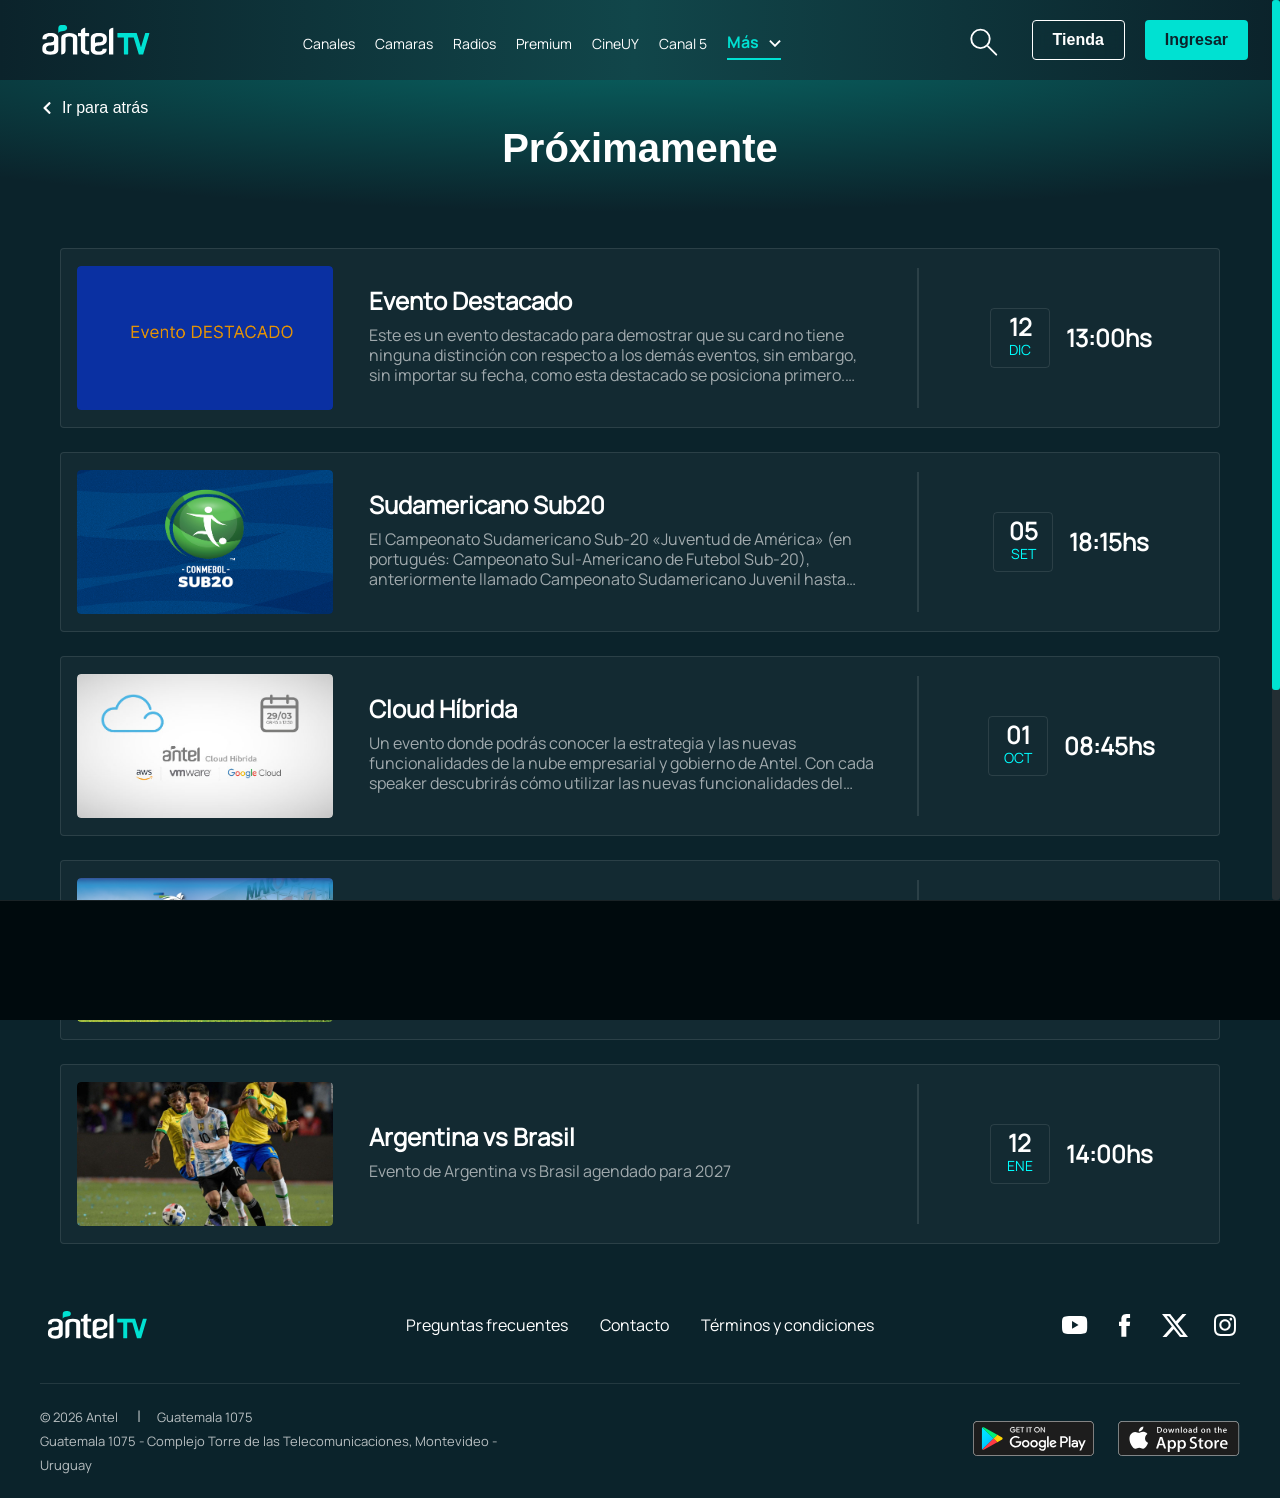
<file: index.html>
<!DOCTYPE html>
<html lang="es">
<head>
<meta charset="utf-8">
<meta name="viewport" content="width=device-width">
<title>VeraTV - Próximamente</title>
<link rel="stylesheet" href="_next/static/css/17299aaf54854c43.css" id="css-global">
<link rel="stylesheet" href="_next/static/css/bfee94bdc91992a6.css" id="css-page">
<script>
/* Modos de la pagina:
     index.html         como esta en prep
     index.html?roto    sin NINGUN @media de ancho: nada se adapta
     index.html?fix     con el arreglo propuesto            */
(function () {
  var q = new URLSearchParams(location.search);
  if (q.has('roto')) {
    document.write('<link rel="stylesheet" href="roto.css">');
    document.getElementById('css-global').href =
      '_next/static/css/17299aaf54854c43.sin-responsive.css';
    document.getElementById('css-page').href =
      '_next/static/css/bfee94bdc91992a6.sin-responsive.css';
  }
  if (q.has('fix')) {
    document.write('<link rel="stylesheet" href="fix.css">');
  }
})();
</script>
</head>
<body>
<div id="__next"><div class="app-layout"><header class="
    header
    header--sticky
    
  " role="heading" aria-level="1"><div class="header__container container"><div class="header__item"><div class="logo "><a title="Antel TV" href="https://veratv-prep.svapan.antel.com.uy/"><img src="img/logo3.svg" alt="Antel TV" width="128" height="52" style="display: block;"></a></div></div><div class="header__item header__item--center"><nav class="nav"><ul class="nav__container"><li class="nav__item"><a href="https://veratv-prep.svapan.antel.com.uy/canales">Canales</a></li><li class="nav__item"><a href="https://veratv-prep.svapan.antel.com.uy/camaras">Camaras</a></li><li class="nav__item"><a href="https://veratv-prep.svapan.antel.com.uy/radios">Radios</a></li><li class="nav__item"><a href="https://veratv-prep.svapan.antel.com.uy/suscripciones/Premium">Premium</a></li><li class="nav__item"><a href="https://veratv-prep.svapan.antel.com.uy/suscripciones/cineuy">CineUY</a></li><li class="nav__item"><a href="https://veratv-prep.svapan.antel.com.uy/evento_especial/canal_5">Canal 5</a></li><li class="nav__item nav__item--active"><span>Más<i class="i i--down"></i></span><div class="nav-menu"><div class="nav-menu__container"><div class="nav-menu__item nav-menu__item--active"><a href="https://veratv-prep.svapan.antel.com.uy/proximamente">Próximamente</a></div></div></div></li></ul></nav></div><div class="header__item"><div class="flex flex--center-y"><div class="search"><div title="Buscar (Ctrl+F)" class="search__trigger search__trigger--desktop" data-testid="displaySearchField" tabindex="0" style="pointer-events: auto; opacity: 1;"><div style="width: 36px; height: 36px;"><svg xmlns="http://www.w3.org/2000/svg" xmlns:xlink="http://www.w3.org/1999/xlink" viewBox="0 0 48 48" width="48" height="48" preserveAspectRatio="xMidYMid meet" style="width: 100%; height: 100%; transform: translate3d(0px, 0px, 0px); content-visibility: visible;"><defs><clippath id="__lottie_element_2"><rect width="48" height="48" x="0" y="0"></rect></clippath></defs><g clip-path="url(#__lottie_element_2)"><g style="display: none;"><g><path stroke-linecap="round" stroke-linejoin="round" fill-opacity="0"></path></g></g><g transform="matrix(1,0,0,1,3.4920005798339844,3.993999481201172)" opacity="1" style="display: block;"><g opacity="1" transform="matrix(1,0,0,1,34.55400085449219,34.553001403808594)"><path fill="rgb(255,255,255)" fill-opacity="0" d=" M-6,-6 C-6,-6 5,5 5,5"></path><path stroke-linecap="round" stroke-linejoin="round" fill-opacity="0" stroke="rgb(255,255,255)" stroke-opacity="1" stroke-width="2.5" d=" M-6,-6 C-6,-6 5,5 5,5"></path></g><g opacity="1" transform="matrix(1,0,0,1,18.496000289916992,18.496000289916992)"><path fill="rgb(255,255,255)" fill-opacity="0" d=" M-8.692999839782715,8.692999839782715 C-13.494999885559082,3.8910000324249268 -13.494999885559082,-3.8929998874664307 -8.692999839782715,-8.694999694824219 C-3.8910000324249268,-13.496000289916992 3.8929998874664307,-13.496000289916992 8.694999694824219,-8.694999694824219 C13.496000289916992,-3.8929998874664307 13.496000289916992,3.8910000324249268 8.694999694824219,8.692999839782715 C3.8929998874664307,13.494999885559082 -3.8910000324249268,13.494999885559082 -8.692999839782715,8.692999839782715z"></path><path stroke-linecap="round" stroke-linejoin="round" fill-opacity="0" stroke="rgb(255,255,255)" stroke-opacity="1" stroke-width="2.5" d=" M-8.692999839782715,8.692999839782715 C-13.494999885559082,3.8910000324249268 -13.494999885559082,-3.8929998874664307 -8.692999839782715,-8.694999694824219 C-3.8910000324249268,-13.496000289916992 3.8929998874664307,-13.496000289916992 8.694999694824219,-8.694999694824219 C13.496000289916992,-3.8929998874664307 13.496000289916992,3.8910000324249268 8.694999694824219,8.692999839782715 C3.8929998874664307,13.494999885559082 -3.8910000324249268,13.494999885559082 -8.692999839782715,8.692999839782715z"></path></g></g><g style="display: none;"><g><path stroke-linecap="round" stroke-linejoin="round" fill-opacity="0"></path></g></g></g></svg></div></div><div title="Buscar (Ctrl+F)" class="search__trigger search__trigger--mobile" data-testid="displaySearchFieldMobile" tabindex="0" style="pointer-events: auto; opacity: 1;"><i class="i i--search"></i></div></div><ul class="flex flex--center-y header__nav-end"><li class="nav-end__item"><a href="https://tienda-test.sva.antel.com.uy/" target="_blank" rel="noreferrer"><button type="button" class="buttons_buttons__MzCEa buttons_tienda__ccKBt">Tienda</button></a></li></ul><div class="user"><button type="button" class="buttons_buttons__MzCEa buttons_masInfo__UmTUI">Ingresar</button></div></div></div></div></header><div class="lenis-scrollbar_track__R4P_d"><div class="lenis-scrollbar_thumb__Y3f44" style="height: 690.447px; transform: translateY(0px);"></div></div><main class="app-layout__content"><div class="page-header_fixedBar__d0bAl" style="opacity: 0;"></div><div class="page-header_backButton__9Q8f5"><svg stroke="currentColor" fill="currentColor" stroke-width="0" viewBox="0 0 320 512" height="1em" width="1em" xmlns="http://www.w3.org/2000/svg"><path d="M34.52 239.03L228.87 44.69c9.37-9.37 24.57-9.37 33.94 0l22.67 22.67c9.36 9.36 9.37 24.52.04 33.9L131.49 256l154.02 154.75c9.34 9.38 9.32 24.54-.04 33.9l-22.67 22.67c-9.37 9.37-24.57 9.37-33.94 0L34.52 272.97c-9.37-9.37-9.37-24.57 0-33.94z"></path></svg> Ir para atrás</div><h4 class="page-header_heroTitle__YpSQV" style="top: 120px; font-size: 40px; left: 50%; transform: translateX(-50%);">Próximamente</h4><div class="page-header_contentHero__TvTA_" style="padding-top: 24px; padding-bottom: 24px;"><div class="page-header_titleSection__Mx0KF"><div style="height: 56px;"></div></div><div class="page-header_metadataHero__j2ogm" style="pointer-events: auto; opacity: 1; max-height: 420px; transform: none;"></div></div><div style="margin-top: 16px;"><div class="main__content" style="width: 100%; min-height: calc(-80px + 50vh); display: flex; justify-content: center; align-items: start;"><div class="container"><div class="list-next-on"><a href="https://veratv-prep.svapan.antel.com.uy/content/2ssss2s5"><div class="proximamente_card__Tl2Fw"><div class="proximamente_imageContainer__0w0DO"><img src="img/cdn/569NeHJYzmLOM0WkioBzhnxTvrwHiNjyMEO4wp3e.png" alt="Evento Destacado"></div><div class="proximamente_metadataContainer__N08wQ"><h4>Evento Destacado</h4><p>Este es un evento destacado para demostrar que su card no tiene ninguna distinción con respecto a los demás eventos, sin embargo, sin importar su fecha, como esta destacado se posiciona primero. generando confusión al usuario</p></div><span class="proximamente_separador__AYpjr"></span><div class="proximamente_dateContainer__FHB5x"><div class="date-component_card__aiXXT"><div class="date-component_calendarContainer__c6yh5"><h4>12</h4><h5>Dic</h5></div><p>13:00hs</p></div></div></div></a><a href="https://veratv-prep.svapan.antel.com.uy/content/2ssss2s2"><div class="proximamente_card__Tl2Fw"><div class="proximamente_imageContainer__0w0DO"><img src="img/cdn/vZfMIvhmnMtuMulEIh4xMaWRqb9uNypwmXa6uxQh.png" alt="Sudamericano Sub20"></div><div class="proximamente_metadataContainer__N08wQ"><h4>Sudamericano Sub20</h4><p>El Campeonato Sudamericano Sub-20 «Juventud de América» (en portugués: Campeonato Sul-Americano de Futebol Sub-20), anteriormente llamado Campeonato Sudamericano Juvenil hasta 1977, es un torneo internacional de Fútbol organizado por la Conmebol, para selecciones nacionales sudamericanas masculinas con jugadores de hasta 20 años.

Todos los encuentros son jugados en la nación anfitriona, y los diez seleccionados nacionales Sub-20 de la Conmebol participan en cada edición (a menos que alguna asociación se retire). Los equipos son separados en dos grupos de cinco donde juegan todos contra todos una sola vez, es decir, cada selección juega cuatro encuentros.</p></div><span class="proximamente_separador__AYpjr"></span><div class="proximamente_dateContainer__FHB5x"><div class="date-component_card__aiXXT"><div class="date-component_calendarContainer__c6yh5"><h4>05</h4><h5>Set</h5></div><p>18:15hs</p></div></div></div></a><a href="https://veratv-prep.svapan.antel.com.uy/content/2ssss2sb"><div class="proximamente_card__Tl2Fw"><div class="proximamente_imageContainer__0w0DO"><img src="img/cdn/6M87aU5hzUno53TagbJakZCGySIfA82T8NQAQLAP.jpeg" alt="Cloud Híbrida"></div><div class="proximamente_metadataContainer__N08wQ"><h4>Cloud Híbrida</h4><p>Un evento donde podrás conocer la estrategia y las nuevas funcionalidades de la nube empresarial y gobierno de Antel.

Con cada speaker descubrirás cómo utilizar las nuevas funcionalidades del producto para crear mejores despliegues, más rápidos y más inteligentes. Además de aprender a aumentar los ingresos y reducir costes.

Escucha directamente a referentes de la industria: descubre actualidades de la nube con autoridades de AGESIC, ANTEL, CUTI, VMWare y HG. Cómo los clientes públicos y privados se pueden beneficiar de los nuevos lanzamientos para resolver complejos desafíos empresariales y obtener nuevos y mejores resultados estratégicos

Espacios Hands-on - Aprende en los laboratorios de la nube de Antel sobre AWS y Google: contaremos con un espacio de laboratorios dinámicos, para que puedas explorar los últimos avances tecnológicos y las mejores técnicas. Dirigido por los protagonistas del sector de la transformación digital.</p></div><span class="proximamente_separador__AYpjr"></span><div class="proximamente_dateContainer__FHB5x"><div class="date-component_card__aiXXT"><div class="date-component_calendarContainer__c6yh5"><h4>01</h4><h5>Oct</h5></div><p>08:45hs</p></div></div></div></a><a href="https://veratv-prep.svapan.antel.com.uy/content/2ssss2s3"><div class="proximamente_card__Tl2Fw"><div class="proximamente_imageContainer__0w0DO"><img src="img/cdn/ENKR6mje3KjTIHKH9qWQhaJ9Sik8MUu7pyyD9eOO.jpeg" alt="Gran Premio Ramirez 2026"></div><div class="proximamente_metadataContainer__N08wQ"><h4>Gran Premio Ramirez 2026</h4><p>Gran Premio José Pedro Ramírez es la competencia hípica más importante de Uruguay y uno de los eventos de turf más antiguos y prestigiosos de Sudamérica.</p></div><span class="proximamente_separador__AYpjr"></span><div class="proximamente_dateContainer__FHB5x"><div class="date-component_card__aiXXT"><div class="date-component_calendarContainer__c6yh5"><h4>20</h4><h5>Dic</h5></div><p>19:00hs</p></div></div></div></a><a href="https://veratv-prep.svapan.antel.com.uy/content/2ssss2s4"><div class="proximamente_card__Tl2Fw"><div class="proximamente_imageContainer__0w0DO"><img src="img/cdn/T3JPuXkPD3nmqbhf9c9195ThlPMjtwGDFJK4r3bg.jpeg" alt="Argentina vs Brasil"></div><div class="proximamente_metadataContainer__N08wQ"><h4>Argentina vs Brasil</h4><p>Evento de Argentina vs Brasil agendado para 2027</p></div><span class="proximamente_separador__AYpjr"></span><div class="proximamente_dateContainer__FHB5x"><div class="date-component_card__aiXXT"><div class="date-component_calendarContainer__c6yh5"><h4>12</h4><h5>Ene</h5></div><p>14:00hs</p></div></div></div></a></div></div></div></div></main><footer class="footer_footer__ZpXgS"><div class="footer_div1__kZJXI"><div class="logo "><a title="Antel TV" href="https://veratv-prep.svapan.antel.com.uy/"><img src="img/logo3.svg" alt="Antel TV" width="115" height="48" style="display: block;"></a></div></div><div class="footer_div2__ej753"><div class="footer_footerLink__EGgl4"><a title="Ayuda" class="footer_footerLink__EGgl4" href="https://veratv-prep.svapan.antel.com.uy/ayuda">Preguntas frecuentes</a><a href="https://tienda.sva.antel.com.uy/contacto" title="Contact" class="footer_footerLink__EGgl4">Contacto</a><a title="Términos y condiciones" class="footer_footerLink__EGgl4" href="https://veratv-prep.svapan.antel.com.uy/tyc">Términos y condiciones</a></div></div><div class="footer_div4__q7wUU social"><div data-testid="social-item" class="social__item"><a href="https://www.youtube.com/user/Anteldetodos" class="i i--yt">youtube</a></div><div data-testid="social-item" class="social__item"><a href="https://www.facebook.com/people/Antel-TV/61579787345776/" class="i i--fb">facebook</a></div><div data-testid="social-item" class="social__item"><a href="https://x.com/antel_tv" class="i i--tw">twitter</a></div><div data-testid="social-item" class="social__item"><a href="https://www.instagram.com/anteltv" class="i i--ig">instagram</a></div></div><div class="footer_divider__hcYy1"></div><div class="footer_div5__m96sN"><div><p>© 2026 Antel <span class="footer_pipe__3KZ14">|</span>Guatemala 1075 </p><p>Guatemala 1075 - Complejo Torre de las Telecomunicaciones, Montevideo - Uruguay</p></div></div><div class="footer_div6__MqKi4"><a href="https://play.google.com/store/search?q=antel+tv&amp;c=apps&amp;hl=es" target="_blank" rel="noopener noreferrer"><img alt="Disponible en Google Play" loading="lazy" width="121" height="35" decoding="async" data-nimg="1" class="footer_link__R7rX3" src="_next/static/media/play.2ba39b3a.svg" style="color: transparent;"></a><a href="https://apps.apple.com/us/app/antel-tv/id914038576" target="_blank" rel="noopener noreferrer"><img alt="Descargar en App Store" loading="lazy" width="122" height="35" decoding="async" data-nimg="1" class="footer_link__R7rX3" src="_next/static/media/iphone.7e8adcfa.svg" style="color: transparent;"></a></div></footer></div><div class="radios-player_radioContent__yw_es "><div id="radio-player-container" style="position: fixed; width: 1px; height: 1px; overflow: hidden; opacity: 0; pointer-events: none; left: -9999px; top: -9999px;" class="bitmovinplayer-container aspect-16x9"><div class="bitmovinplayer-poster"></div></div></div></div>
</body>
</html>
</file>
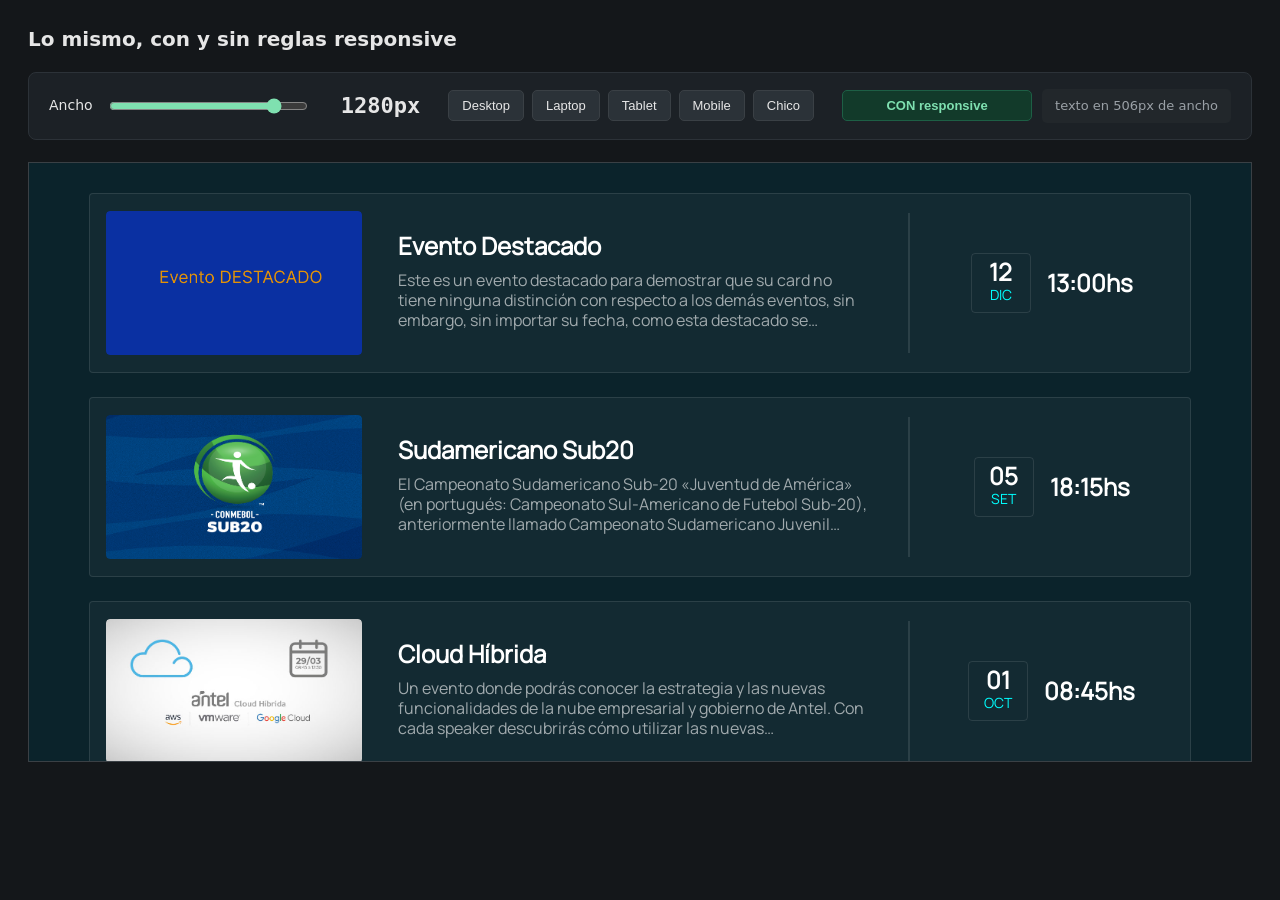
<file: demo.html>
<!DOCTYPE html>
<html lang="es"><head><meta charset="utf-8">
<title>Por qué diseñar responsive</title>
<style>
  * { box-sizing: border-box; }
  body { margin:0; padding:24px 28px; background:#14171a; color:#e6e6e6;
         font:14px/1.5 system-ui,-apple-system,"Segoe UI",sans-serif; }
  h1 { font-size:20px; margin:0 0 18px; }
  .panel { display:flex; gap:28px; align-items:center; flex-wrap:wrap;
           background:#1c2126; border:1px solid #2c3238; border-radius:8px;
           padding:16px 20px; margin-bottom:22px; }
  .ancho { display:flex; align-items:center; gap:14px; flex:1; min-width:340px; }
  input[type=range] { flex:1; accent-color:#7fe0b0; }
  .valor { font:700 22px/1 ui-monospace,SFMono-Regular,Menlo,monospace;
           min-width:96px; text-align:right; }
  .presets { display:flex; gap:8px; }
  .presets button, .modo button {
    background:#2b3238; color:#e6e6e6; border:1px solid #3a4045;
    border-radius:5px; padding:7px 13px; cursor:pointer; font-size:13px; }
  .presets button:hover, .modo button:hover { background:#39424a; }
  .modo { display:flex; gap:10px; align-items:center; }
  #toggle { font-weight:700; min-width:190px; }
  #toggle.con { background:#123a2a; border-color:#1d5f45; color:#7fe0b0; }
  #toggle.sin { background:#4a1f22; border-color:#7a3339; color:#ffb4b4; }
  .escenario { background:#22272b; border-radius:5px; padding:7px 13px;
               font-size:13px; color:#9aa0a6; }
  .marco { display:flex; justify-content:center; }
  iframe { border:1px solid #3a4045; background:#000; display:block;
           height:600px; }
</style></head>
<body>
<h1>Lo mismo, con y sin reglas responsive</h1>

<div class="panel">
  <div class="ancho">
    <span>Ancho</span>
    <input type="range" id="slider" min="320" max="1440" step="1" value="1280">
    <span class="valor" id="valor">1280px</span>
  </div>
  <div class="presets">
    <button data-w="1440">Desktop</button>
    <button data-w="1024">Laptop</button>
    <button data-w="768">Tablet</button>
    <button data-w="414">Mobile</button>
    <button data-w="320">Chico</button>
  </div>
  <div class="modo">
    <button id="toggle" class="con">CON responsive</button>
    <span class="escenario" id="escenario"></span>
  </div>
</div>

<div class="marco"><iframe id="vista" src="index.html" width="1280"></iframe></div>

<script>
const slider = document.getElementById('slider');
const valor  = document.getElementById('valor');
const toggle = document.getElementById('toggle');
const esc    = document.getElementById('escenario');
const vista  = document.getElementById('vista');
let sinResponsive = false;

/* Los iframes muestran solo las cards: header y hero se ocultan desde acá,
   sin tocar index.html. */
const LIMPIAR = `
  header, [class*="page-header_"], [class*="lenis-scrollbar"] { display:none !important; }
  [class*="app-layout__content"], main, body { padding-top:0 !important; margin-top:0 !important; }
  [class*="main__content"] { padding-top:14px !important; }
`;

function limpiar() {
  try {
    const cd = vista.contentDocument;
    const s = cd.createElement('style');
    s.textContent = LIMPIAR;
    cd.head.appendChild(s);
  } catch (e) {}
}
vista.addEventListener('load', () => setTimeout(limpiar, 250));

function medir() {
  try {
    const cd = vista.contentDocument;
    const meta = cd.querySelector('[class*="metadataContainer"]');
    const card = cd.querySelector('[class*="proximamente_card"]');
    if (!meta || !card) return;
    const px = Math.round(meta.getBoundingClientRect().width);
    const col = getComputedStyle(card).flexDirection === 'column';
    const fuera = cd.documentElement.scrollWidth - vista.contentWindow.innerWidth;
    if (fuera > 2) {
      esc.textContent = `\u26a0 la card se sale ${fuera}px de la pantalla`;
      esc.style.color = '#ffb4b4';
    } else {
      esc.textContent = col
        ? `la card se apila \u2014 texto ${px}px`
        : `texto en ${px}px de ancho`;
      esc.style.color = '';
    }
  } catch (e) { esc.textContent = ''; }
}

function aplicar(w) {
  vista.width = w;
  valor.textContent = w + 'px';
  setTimeout(medir, 450);
}

slider.addEventListener('input', () => aplicar(+slider.value));
document.querySelectorAll('.presets button').forEach(b =>
  b.addEventListener('click', () => { slider.value = b.dataset.w; aplicar(+b.dataset.w); }));

toggle.addEventListener('click', () => {
  sinResponsive = !sinResponsive;
  toggle.className = sinResponsive ? 'sin' : 'con';
  toggle.textContent = sinResponsive ? 'SIN responsive' : 'CON responsive';
  vista.src = sinResponsive ? 'index.html?roto' : 'index.html';
  setTimeout(medir, 700);
});

setTimeout(medir, 1000);
</script>
</body></html>
</file>
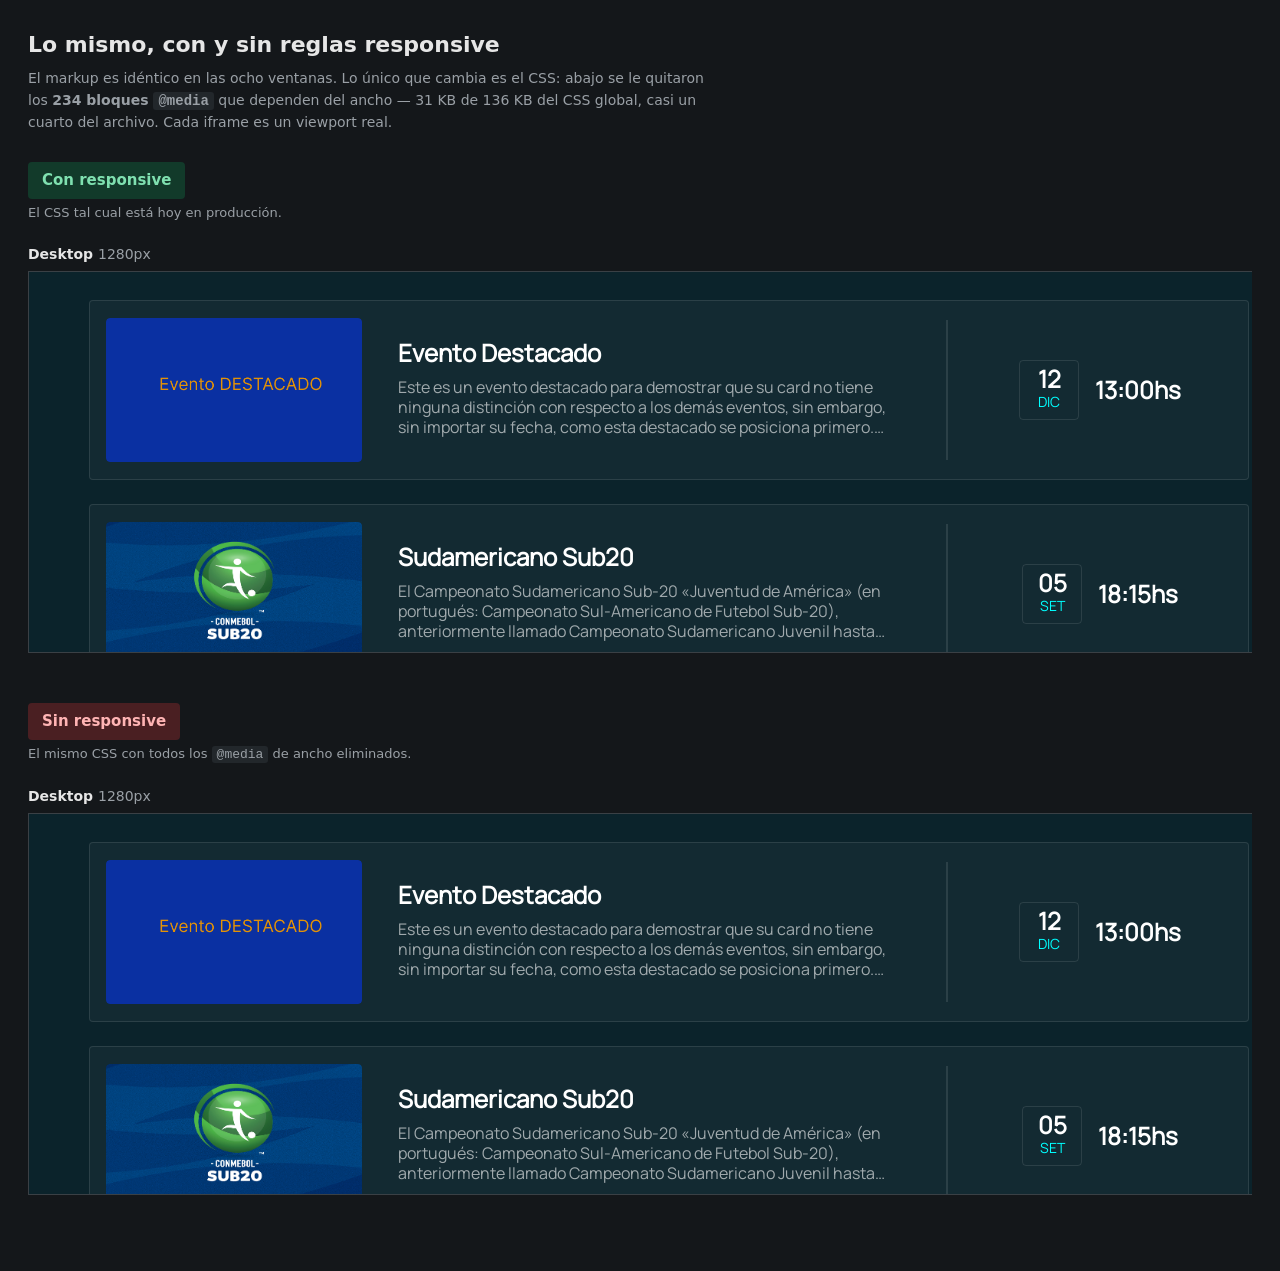
<file: viewports.html>
<!DOCTYPE html>
<html lang="es"><head><meta charset="utf-8">
<title>Por qué diseñar responsive</title>
<style>
  body { margin:0; padding:28px; background:#14171a; color:#e6e6e6;
         font:14px/1.55 system-ui,-apple-system,"Segoe UI",sans-serif; }
  h1 { font-size:22px; margin:0 0 6px; }
  p.sub { margin:0 0 28px; color:#9aa0a6; max-width:78ch; }
  .col { margin-bottom:36px; }
  .col > h2 { font-size:15px; margin:0 0 4px; padding:7px 14px; border-radius:4px;
               display:inline-block; }
  .col > p { margin:0 0 14px; color:#9aa0a6; font-size:13px; }
  .sin h2 { background:#4a1f22; color:#ffb4b4; }
  .con h2 { background:#123a2a; color:#7fe0b0; }
  .row { display:flex; gap:22px; align-items:flex-start; overflow-x:auto;
          padding-bottom:14px; }
  figure { margin:0; }
  figcaption { padding:6px 0; font-weight:600; white-space:nowrap; }
  figcaption span { color:#9aa0a6; font-weight:400; }
  iframe { border:1px solid #3a4045; background:#000; display:block; }
  code { background:#22272b; padding:1px 5px; border-radius:3px; }
</style></head>
<body>
<h1>Lo mismo, con y sin reglas responsive</h1>
<p class="sub">El markup es idéntico en las ocho ventanas. Lo único que cambia es
el CSS: abajo se le quitaron los <strong>234 bloques <code>@media</code></strong>
que dependen del ancho — 31 KB de 136 KB del CSS global, casi un cuarto del
archivo. Cada iframe es un viewport real.</p>

<div class="col con">
  <h2>Con responsive</h2>
  <p>El CSS tal cual está hoy en producción.</p>
  <div class="row">
      <figure>
        <figcaption>Desktop <span>1280px</span></figcaption>
        <iframe src="index.html" width="1280" height="380" loading="lazy"></iframe>
      </figure>
      <figure>
        <figcaption>Tablet <span>768px</span></figcaption>
        <iframe src="index.html" width="768" height="380" loading="lazy"></iframe>
      </figure>
      <figure>
        <figcaption>Mobile grande <span>414px</span></figcaption>
        <iframe src="index.html" width="414" height="380" loading="lazy"></iframe>
      </figure>
      <figure>
        <figcaption>Mobile chico <span>375px</span></figcaption>
        <iframe src="index.html" width="375" height="380" loading="lazy"></iframe>
      </figure></div>
</div>

<div class="col sin">
  <h2>Sin responsive</h2>
  <p>El mismo CSS con todos los <code>@media</code> de ancho eliminados.</p>
  <div class="row">
      <figure>
        <figcaption>Desktop <span>1280px</span></figcaption>
        <iframe src="index.html?roto" width="1280" height="380" loading="lazy"></iframe>
      </figure>
      <figure>
        <figcaption>Tablet <span>768px</span></figcaption>
        <iframe src="index.html?roto" width="768" height="380" loading="lazy"></iframe>
      </figure>
      <figure>
        <figcaption>Mobile grande <span>414px</span></figcaption>
        <iframe src="index.html?roto" width="414" height="380" loading="lazy"></iframe>
      </figure>
      <figure>
        <figcaption>Mobile chico <span>375px</span></figcaption>
        <iframe src="index.html?roto" width="375" height="380" loading="lazy"></iframe>
      </figure></div>
</div>

<script>
/* Los iframes muestran solo las cards: header y hero se ocultan desde acá,
   sin tocar index.html. */
const LIMPIAR = `
  header, [class*="page-header_"], [class*="lenis-scrollbar"] { display:none !important; }
  [class*="app-layout__content"], main, body { padding-top:0 !important; margin-top:0 !important; }
  [class*="main__content"] { padding-top:12px !important; }
`;
addEventListener('load', () => setTimeout(() => {
  document.querySelectorAll('iframe').forEach(f => {
    try {
      const s = f.contentDocument.createElement('style');
      s.textContent = LIMPIAR;
      f.contentDocument.head.appendChild(s);
      f.contentWindow.scrollTo(0, 0);
    } catch (e) {}
  });
}, 700));
</script>
</body></html>
</file>
<file: _next/static/css/17299aaf54854c43.css>
.lenis-scrollbar_track__R4P_d{position:fixed;top:0;right:0;width:var(--sb-size);height:100vh;background:var(--sb-track-color);border-radius:3px;z-index:9999;cursor:pointer}.lenis-scrollbar_thumb__Y3f44{position:absolute;top:0;left:0;right:0;background:var(--sb-thumb-color);border-radius:3px;cursor:grab;will-change:transform,height}.lenis-scrollbar_thumb__Y3f44:hover{background:var(--sb-thumb-hover-color)}.lenis-scrollbar_thumb--dragging__Q4y9Z{background:var(--sb-thumb-active-color);cursor:grabbing}.play-lite-url_container__pGlU6,.play-lite-url_loading-screen__mrFqQ{position:fixed;top:0;left:0;width:100vw;height:100vh;background-color:#000;z-index:9999}.play-lite-url_loading-screen__mrFqQ{display:flex;align-items:center;justify-content:center;color:#fff}.play-lite-url_back-button__VcKWL{position:absolute;top:20px;left:20px;z-index:10000;background-color:rgba(0,0,0,.7);border:none;color:#fff;padding:10px 15px;border-radius:5px;cursor:pointer;font-size:16px;display:flex;align-items:center;gap:8px;transition:background-color .2s ease}.play-lite-url_back-button__VcKWL:hover{background-color:rgba(0,0,0,.9)}.play-lite-url_player-container__ahJWN{width:100%;height:100%}.play-lite-url_spinner-overlay__dnux_{position:absolute;top:50%;left:50%;transform:translate(-50%,-50%);color:#fff;font-size:18px}.buttons_buttons__MzCEa{align-self:flex-start;border-radius:4px;cursor:pointer;height:40px;padding-inline:20px;-webkit-font-smoothing:antialiased;-moz-osx-font-smoothing:grayscale;text-rendering:optimizeLegibility;display:inline-flex;align-items:center;justify-content:center;gap:12px;font-family:Manrope,sans-serif;font-size:16px;font-weight:800;line-height:1;white-space:nowrap;border:none;outline:none;-webkit-backdrop-filter:blur(8px);backdrop-filter:blur(8px);transition:background-color .25s ease,color .25s ease,border-color .25s ease,transform .2s ease,opacity .2s ease}@media(min-width:1441px){.buttons_buttons__MzCEa{padding-inline:28px}}.buttons_buttons__MzCEa svg{color:inherit;width:16px;height:16px;flex-shrink:0}.buttons_buttons__MzCEa:active{transform:scale(.98)}.buttons_buttons__MzCEa:focus-visible{outline:2px solid #00e1d2;outline-offset:3px}.buttons_buttons__MzCEa:disabled{opacity:.45;cursor:not-allowed;pointer-events:none}.buttons_ingresar__MxNun,.buttons_reproducir__tlhFw{background-color:#fff;color:#0b232b}.buttons_ingresar__MxNun:hover,.buttons_reproducir__tlhFw:hover{background-color:#c9c9c9}.buttons_masInfo__UmTUI{background-color:#00e1d2;color:#0b232b}.buttons_masInfo__UmTUI:hover{background-color:#00998f}.buttons_favoritos__KOgxh,.buttons_lista__xEpMq,.buttons_tienda__ccKBt{background:transparent;border:1px solid #fff;color:#fff}.buttons_favoritos__KOgxh:hover,.buttons_lista__xEpMq:hover,.buttons_tienda__ccKBt:hover{color:#c9c9c9;border-color:#c9c9c9}.hero_heroContainer__u02QX{width:100%;height:calc(100dvh - 80px);min-height:calc(100dvh - 80px);display:flex;justify-content:flex-start;align-items:flex-start;flex-direction:column;-webkit-user-select:none;-ms-user-select:none;user-select:none;overflow:hidden;position:relative}.hero_heroBackgroundContainer__oyd8f{width:100%;height:100%;min-height:inherit;display:flex;position:relative;overflow:hidden}.hero_heroBackgroundContainer__oyd8f:before{content:"";position:absolute;top:-24px;left:-24px;width:calc(min(68rem,90vw) + 48px);height:calc(100% + 48px);aspect-ratio:1094/809;z-index:1;pointer-events:none;filter:blur(16px)}.hero_heroBackgroundContainer__oyd8f:after{content:"";position:absolute;bottom:0;left:0;width:100%;height:30%;z-index:2}.hero_heroBackgroundContainer__oyd8f img{width:100%;height:100%;object-fit:cover;object-position:center 20%;z-index:0}.hero_heroLayout__udiP8{width:100%;height:100%;display:flex;justify-content:center;align-items:center;position:absolute}.hero_metadataWrapper__G0LlL{position:relative;display:flex;flex-direction:column;justify-content:flex-end;align-items:flex-start;width:auto;z-index:10;padding:24px;overflow:hidden;-webkit-backdrop-filter:blur(56px);backdrop-filter:blur(56px);border-radius:16px;background:linear-gradient(90deg,rgba(11,35,43,.502),#11464a 49.52%,rgba(11,35,43,.322))}.hero_metadataWrapper__G0LlL:before{content:"";position:absolute;inset:0;padding:1px;border-radius:16px;-webkit-mask-composite:xor;mask-composite:exclude;pointer-events:none}.hero_metadataContent__kBSh3{width:100%;max-width:100%;box-sizing:border-box;display:flex;flex-direction:column;align-items:flex-start}.hero_mobileControlsWrapper__vtFlZ{width:100%;display:none}.hero_subtitle__i1AVG{text-shadow:0 0 4px #0b232b;text-transform:uppercase;margin:0;padding:0;font-weight:700}.hero_description__iFqRt,.hero_subtitle__i1AVG{width:100%;font-size:16px;line-height:24px;letter-spacing:0}.hero_description__iFqRt{margin-top:16px;color:#fff;font-weight:400}.hero_title__yajCP{width:100%;font-size:48px;text-shadow:0 0 4px #0b232b;margin:0;letter-spacing:.2px;padding-top:16px;font-family:ManropeBold,Manrope,sans-serif;font-weight:700;line-height:100%}.hero_infoContainer__Rw7Js{display:flex;align-items:flex-start;width:100%;margin:0;gap:24px;font-size:16px;line-height:24px;padding:16px 0 0}.hero_separador__DM02q{margin:0 8px;color:#12c1be;font-size:1.2rem;line-height:1}.hero_buttonContainer__QygNI{display:flex;align-items:center;justify-content:flex-start;flex-wrap:wrap;width:100%;margin-top:24px;gap:16px}.hero_parent__JoaUR{display:grid;grid-template-columns:repeat(4,1fr);grid-template-rows:minmax(0,1fr) auto;grid-column-gap:0;grid-row-gap:0;position:absolute;inset:0;width:100%;height:100%;z-index:3}.hero_gridbanner1__dChnJ{grid-area:1/1/2/3;display:flex;align-items:flex-end;justify-content:flex-start;padding-left:64px;padding-right:64px;padding-bottom:64px}.hero_gridbanner2__ZpRQC{grid-area:1/3/2/5}.hero_gridbanner3__xSSNz{grid-area:2/1/3/5;display:flex;align-items:flex-start;justify-content:flex-end;padding-left:64px;padding-bottom:32px;padding-inline:24px}.hero_controlsWrapper__y5wSU{min-height:40px;display:flex;align-items:center;justify-content:center}.hero_hoverZoneLeft__K4Ryq,.hero_hoverZoneRight__Xfla6{position:absolute;top:0;width:50%;height:70%;z-index:4;display:flex;align-items:center}.hero_hoverZoneLeft__K4Ryq{left:0}.hero_hoverZoneLeft__K4Ryq:hover .hero_chevronLeft__xRR_a{opacity:1}.hero_hoverZoneRight__Xfla6{right:0}.hero_hoverZoneRight__Xfla6:hover .hero_chevronRight__mUvb4{opacity:1}.hero_chevron__kTaA2{position:absolute;top:50%;transform:translateY(-50%);background:transparent;border:none;cursor:pointer;opacity:0;transition:opacity .3s ease,background-color .2s ease;z-index:5;background-color:#00e1d2;padding:8px;border-radius:100px;color:#0b232b;display:flex;justify-content:center;align-items:center;width:40px;height:40px}.hero_chevron__kTaA2:hover{background-color:#00998f}.hero_chevronLeft__xRR_a{left:24px}.hero_chevronRight__mUvb4{right:24px}@media(max-width:100em){.hero_metadataWrapper__G0LlL{width:700px}}@media(max-width:89.999em){.hero_metadataWrapper__G0LlL{width:540px;justify-content:flex-end}.hero_title__yajCP{font-size:42px}.hero_parent__JoaUR{grid-template-columns:1fr;grid-template-rows:minmax(0,1fr) auto;grid-row-gap:0}.hero_gridbanner1__dChnJ{grid-column:1/-1;grid-row:1;padding-left:32px;padding-right:32px;padding-bottom:48px}.hero_gridbanner2__ZpRQC,.hero_gridbanner3__xSSNz{display:none}.hero_mobileControlsWrapper__vtFlZ{display:flex;width:100%;justify-content:flex-start;padding-bottom:16px}}@media(max-width:80em){.hero_metadataWrapper__G0LlL{width:493px}.hero_title__yajCP{font-size:38px}}@media(max-width:64em){.hero_metadataWrapper__G0LlL{width:607px}.hero_title__yajCP{font-size:32px}.hero_description__iFqRt,.hero_infoContainer__Rw7Js,.hero_subtitle__i1AVG{font-size:14px;line-height:20px}.hero_infoContainer__Rw7Js{gap:16px}}@media(max-width:48em){.hero_metadataWrapper__G0LlL{width:447px}.hero_title__yajCP{font-size:28px}}@media(max-width:47.999em){.hero_heroContainer__u02QX{height:auto;min-height:auto;padding:0;overflow:visible;background:transparent}.hero_heroBackgroundContainer__oyd8f{position:relative;height:auto;min-height:auto;overflow:visible;border-radius:0;display:block}.hero_heroBackgroundContainer__oyd8f:after,.hero_heroBackgroundContainer__oyd8f:before{display:none}.hero_heroBackgroundContainer__oyd8f img{width:100%;height:360px;object-fit:cover;object-position:center center;display:block;border-radius:0}.hero_parent__JoaUR{position:static;display:block;width:100%;height:auto}.hero_gridbanner1__dChnJ{display:block;padding:0;min-height:256px}.hero_gridbanner2__ZpRQC,.hero_gridbanner3__xSSNz{display:none}.hero_metadataWrapper__G0LlL{width:100%;height:auto;min-height:-webkit-fit-content;min-height:-moz-fit-content;min-height:fit-content;padding:24px 16px;border-radius:0 0 16px 16px;background:radial-gradient(194.93% 507.15% at 100% 96.92%,rgba(1,74,72,.45) 0,rgba(80,80,80,.15) 100%),#0b232b;-webkit-backdrop-filter:blur(56px);backdrop-filter:blur(56px);overflow:hidden;justify-content:center;align-items:center;text-align:center}.hero_metadataWrapper__G0LlL:before{display:none}.hero_metadataContent__kBSh3{width:100%}.hero_mobileControlsWrapper__vtFlZ{display:flex;width:100%;justify-content:center;padding-bottom:16px}.hero_subtitle__i1AVG{font-size:14px;line-height:20px;margin-bottom:8px}.hero_title__yajCP{font-size:28px;line-height:1.08;padding-top:0;margin-bottom:16px}.hero_description__iFqRt{font-size:14px;line-height:20px;margin-top:0;max-width:100%;display:-webkit-box;-webkit-line-clamp:2;-webkit-box-orient:vertical;overflow:hidden}.hero_infoContainer__Rw7Js{font-size:14px;line-height:20px;gap:8px;padding-top:8px;flex-wrap:wrap;justify-content:center}.hero_separador__DM02q{margin:0 8px}.hero_buttonContainer__QygNI{margin-top:16px;gap:8px;max-width:100%;justify-content:center}.hero_buttonContainer__QygNI>*{flex:0 0 auto}.hero_hoverZoneLeft__K4Ryq,.hero_hoverZoneRight__Xfla6{display:none}}@media(max-width:30em){.hero_heroContainer__u02QX{height:auto;min-height:auto}.hero_metadataWrapper__G0LlL{height:auto;min-height:-webkit-fit-content;min-height:-moz-fit-content;min-height:fit-content;padding:16px;border-radius:0 0 8px 8px}.hero_heroBackgroundContainer__oyd8f img{height:256px}.hero_title__yajCP{font-size:24px;line-height:1.08;margin-bottom:8px}.hero_description__iFqRt,.hero_infoContainer__Rw7Js,.hero_subtitle__i1AVG{font-size:14px;line-height:20px}.hero_infoContainer__Rw7Js{gap:8px;padding-top:8px}.hero_buttonContainer__QygNI{margin-top:16px}.hero_buttonContainer__QygNI :where(button,.hero_btn__GH_3P){min-height:40px;padding:8px 16px;font-size:14px}}@media(max-width:23.4375em){.hero_title__yajCP{font-size:22px}}@media(max-width:20em){.hero_title__yajCP{font-size:20px}}.footer_footer__ZpXgS{width:100%;height:230px;background-color:#0b232b;display:grid;grid-template-columns:repeat(5,1fr);grid-template-rows:1fr 1px 1fr;padding-inline:40px}.footer_pipe__3KZ14{padding-inline:16px;color:hsla(0,0%,100%,.7)}.footer_divider__hcYy1{grid-row-start:2;grid-column:1/-1;width:100%;height:1px;background-color:#233940}.footer_div1__kZJXI{grid-column-start:1;display:flex;justify-content:flex-start;align-items:center}.footer_div2__ej753{grid-column:span 3/span 3;display:flex;justify-content:center;align-items:center}.footer_footerLink__EGgl4{padding-inline:16px}.footer_div4__q7wUU{grid-column-start:5;display:flex;justify-content:flex-end;align-items:center}.footer_div5__m96sN{grid-column:span 2/span 2;grid-row-start:3;display:flex;justify-content:flex-start;align-items:center}.footer_div5__m96sN p{color:hsla(0,0%,100%,.7);font-weight:400;font-style:Regular;font-size:13px;line-height:24px;letter-spacing:0}.footer_div6__MqKi4{grid-column:span 2/span 2;grid-column-start:4;grid-row-start:3;display:flex;justify-content:flex-end;align-items:center;gap:24px}.footer_link__R7rX3{cursor:pointer}@media(max-width:64em){.footer_footer__ZpXgS{display:flex;flex-direction:column;align-items:center;height:auto;padding:24px;gap:24px}.footer_div1__kZJXI{order:1;justify-content:center}.footer_div2__ej753{order:2;justify-content:center}.footer_footerLink__EGgl4{display:flex;flex-direction:column;align-items:center;gap:12px;padding-inline:0}.footer_div4__q7wUU{order:3;justify-content:center}.footer_divider__hcYy1{order:4;width:100%}.footer_div6__MqKi4{order:5;justify-content:center}.footer_div5__m96sN{order:6;justify-content:center;text-align:center}}.image-not-found_notFoundContainer__xYBe0{display:flex;justify-content:center;align-items:center;flex-direction:column;width:100%;height:100%;background-image:url("[data-uri]");background-repeat:repeat;background-size:25%}.image-not-found_notFoundImage__PghQq{width:auto!important;height:40px!important;object-fit:contain!important}.image-not-found_notFoundImageCompact__cP1_u{width:100%!important;height:100%!important;object-fit:contain!important}.image-not-found_notFoundText__cZMvk{text-align:center;color:#fff;font-size:.6rem}.radios-player_sectionTitle__1XXWg{font-size:28px;font-weight:700;color:#fff;padding:0;margin:24px 0}@media(max-width:1024px){.radios-player_sectionTitle__1XXWg{font-size:24px;margin-bottom:20px}}@media(max-width:768px){.radios-player_sectionTitle__1XXWg{font-size:20px;margin-bottom:16px}}@media(max-width:480px){.radios-player_sectionTitle__1XXWg{font-size:18px;margin-bottom:12px}}.radios-player_radioContent__yw_es{border-top:1px solid hsla(0,0%,100%,.1);width:100%;height:120px;background-color:#000a0d;display:grid;grid-template-columns:minmax(0,1fr) auto minmax(0,1fr);align-items:center;position:fixed;bottom:0;left:0;z-index:50;padding:0 100px;box-sizing:border-box;transition:transform .3s ease-in-out;transform:translateY(100%);pointer-events:none}.radios-player_radioContent__yw_es:after{content:"";position:absolute;left:0;bottom:0;height:2px;width:0;background:linear-gradient(90deg,#09d6d6 10%,#32c3e1 30%,#62aeed 50%,#859ef7 70%,#9a95fc 80%,#a292ff 90%);opacity:0}.radios-player_radioContent__yw_es.radios-player_active__nPUU9{transform:translateY(0);pointer-events:all}.radios-player_radioContent__yw_es.radios-player_isLoading__ateSL:after{opacity:1;animation:radios-player_radioLoadingBar__bL72x 1.2s infinite}@media(max-width:1024px){.radios-player_radioContent__yw_es{padding:0 40px;height:100px}}@media(max-width:768px){.radios-player_radioContent__yw_es{padding:0 16px;height:90px;gap:12px}}@media(max-width:480px){.radios-player_radioContent__yw_es{padding:0 12px;height:80px;gap:8px}}.radios-player_radioInfoContainer__kw0_E{height:100%;display:flex;justify-content:flex-start;align-items:center;min-width:0;padding-inline:0;grid-column:1;padding-right:20px}@media(max-width:1024px){.radios-player_radioInfoContainer__kw0_E{flex:0 0 260px;max-width:260px}}@media(max-width:768px){.radios-player_radioInfoContainer__kw0_E{flex:0 0 200px;max-width:200px}}@media(max-width:480px){.radios-player_radioInfoContainer__kw0_E{flex:0 0 150px;max-width:150px}}.radios-player_radioGifIndicator__OSRFv{position:relative;width:42px;height:42px;margin-right:12px;flex-shrink:0;display:flex;align-items:center;justify-content:center}@media(max-width:768px){.radios-player_radioGifIndicator__OSRFv{width:36px;height:36px}}@media(max-width:480px){.radios-player_radioGifIndicator__OSRFv{width:30px;height:30px}}.radios-player_spinnerContainer__PQlay{display:flex;align-items:center;justify-content:center;width:100%;height:100%}.radios-player_radioSpinner__0MByT{width:32px;height:32px;color:#00e1d2;animation:radios-player_spin__Ak66U 1s linear infinite}@media(max-width:768px){.radios-player_radioSpinner__0MByT{width:28px;height:28px}}@media(max-width:480px){.radios-player_radioSpinner__0MByT{width:24px;height:24px}}.radios-player_imageContainer__J9WyS{width:140px;height:100px;border-radius:8px;overflow:hidden;margin-right:16px;position:relative;flex-shrink:0;background-color:rgba(0,0,0,.3);display:flex;align-items:center;justify-content:center}@media(max-width:1024px){.radios-player_imageContainer__J9WyS{width:100px;height:70px;margin-right:12px}}@media(max-width:768px){.radios-player_imageContainer__J9WyS{width:60px;height:60px;margin-right:10px}}@media(max-width:480px){.radios-player_imageContainer__J9WyS{width:50px;height:50px;margin-right:8px}}.radios-player_imageContainer__J9WyS>*{width:100%;height:100%}.radios-player_imageContainer__J9WyS img{width:100%;height:100%;object-fit:cover;object-position:center;display:block}.radios-player_gifIndicator__FSAOq{margin-right:8px}.radios-player_radioInfo__9cWrd{width:100%;max-width:100%;height:100%;display:flex;justify-content:center;align-items:flex-start;flex-direction:column;overflow:hidden;text-decoration:none;-webkit-user-select:none;-ms-user-select:none;user-select:none;flex-shrink:1;min-width:0}.radios-player_radioInfo__9cWrd p{margin:0;padding:2px 0;font-size:14px;color:#999;white-space:nowrap;overflow:hidden;text-overflow:ellipsis}@media(max-width:768px){.radios-player_radioInfo__9cWrd p{font-size:12px}}@media(max-width:480px){.radios-player_radioInfo__9cWrd p{font-size:11px}}.radios-player_radioTitle__2uF_w{margin:0;padding:2px 0;max-width:100%;font-size:16px;font-weight:600;white-space:nowrap;overflow:hidden;text-overflow:ellipsis;display:inline-block}@media(max-width:1024px){.radios-player_radioTitle__2uF_w{font-size:15px}}@media(max-width:768px){.radios-player_radioTitle__2uF_w{font-size:14px}}@media(max-width:480px){.radios-player_radioTitle__2uF_w{font-size:12px}}.radios-player_radioTitleMarquee__7Wj0N{text-overflow:clip;animation:radios-player_radio-title-marquee__wuWPE 10s linear infinite}.radios-player_radioFrequency__lAjwq{color:#777;font-size:14px;font-weight:700}.radios-player_radioControls__H8TPE{width:auto;height:100%;display:flex;justify-content:center;align-items:center;gap:24px;grid-column:2}@media(max-width:1024px){.radios-player_radioControls__H8TPE{gap:20px}}@media(max-width:768px){.radios-player_radioControls__H8TPE{gap:16px}}@media(max-width:480px){.radios-player_radioControls__H8TPE{gap:12px}}.radios-player_radioActions__36dms{display:flex;gap:16px;align-items:center;justify-content:flex-end;grid-column:3;padding-left:20px}@media(max-width:1024px){.radios-player_radioActions__36dms{gap:12px}}@media(max-width:768px){.radios-player_radioActions__36dms{gap:10px}}@media(max-width:480px){.radios-player_radioActions__36dms{gap:8px}}.radios-player_radioButton__ljbMD{display:flex;align-items:center;justify-content:center;gap:10px;width:150px;height:48px;border-radius:4px;padding:0 16px;border:1px solid hsla(0,0%,100%,.185);background-color:transparent;color:#fff;font-size:15px;font-weight:600;cursor:pointer;outline:none;white-space:nowrap;transition:background-color .15s ease,border-color .15s ease,color .15s ease,transform .1s ease}@media(max-width:1024px){.radios-player_radioButton__ljbMD{width:130px;height:44px;font-size:14px;gap:8px;padding:0 12px}}@media(max-width:768px){.radios-player_radioButton__ljbMD{width:110px;height:40px;font-size:13px;padding:0 10px}}@media(max-width:480px){.radios-player_radioButton__ljbMD{width:40px;height:40px;padding:0;gap:0}.radios-player_radioButton__ljbMD span{display:none}}.radios-player_radioButton__ljbMD:hover{background-color:hsla(0,0%,100%,.08);border-color:#fff}.radios-player_radioButton__ljbMD:active{transform:scale(.98)}.radios-player_radioButtonFavoritosActive__J34dE{color:#09d6d6!important;border-color:#09d6d6!important}.radios-player_radioButtonFavoritosActive__J34dE span{color:#09d6d6!important}.radios-player_radioButtonFavoritosActive__J34dE svg{color:#09d6d6!important;fill:#09d6d6!important}.radios-player_radioButtonFavoritosActive__J34dE:hover{color:#09d6d6!important;border-color:#09d6d6!important;background-color:rgba(9,214,214,.1)}.radios-player_radioButtonIcon__R7oH_{font-size:20px;flex-shrink:0}@media(max-width:768px){.radios-player_radioButtonIcon__R7oH_{font-size:18px}}@media(max-width:480px){.radios-player_radioButtonIcon__R7oH_{font-size:20px}}.radios-player_controlButton__JQ9hV{background:transparent;border:none;color:#fff;display:flex;align-items:center;justify-content:center;cursor:pointer;padding:0;transition:transform .15s ease,color .15s ease;flex-shrink:0}.radios-player_controlButton__JQ9hV svg{width:32px;height:32px}@media(max-width:1024px){.radios-player_controlButton__JQ9hV svg{width:28px;height:28px}}@media(max-width:768px){.radios-player_controlButton__JQ9hV svg{width:24px;height:24px}}@media(max-width:480px){.radios-player_controlButton__JQ9hV svg{width:20px;height:20px}}.radios-player_controlButton__JQ9hV:hover{transform:scale(1.08);color:#00e1d2}.radios-player_controlButton__JQ9hV:active{transform:scale(.96)}.radios-player_playButton__yqWaW{margin:0 4px}.radios-player_playIconContainer__yOpHR{position:relative;width:48px;height:48px;display:flex;align-items:center;justify-content:center}@media(max-width:1024px){.radios-player_playIconContainer__yOpHR{width:42px;height:42px}}@media(max-width:768px){.radios-player_playIconContainer__yOpHR{width:36px;height:36px}}@media(max-width:480px){.radios-player_playIconContainer__yOpHR{width:32px;height:32px}}.radios-player_pauseIcon__pRj0l,.radios-player_playIcon__KjTkQ{position:absolute;width:48px;height:48px;transition:opacity .15s ease,transform .15s ease}@media(max-width:1024px){.radios-player_pauseIcon__pRj0l,.radios-player_playIcon__KjTkQ{width:42px;height:42px}}@media(max-width:768px){.radios-player_pauseIcon__pRj0l,.radios-player_playIcon__KjTkQ{width:36px;height:36px}}@media(max-width:480px){.radios-player_pauseIcon__pRj0l,.radios-player_playIcon__KjTkQ{width:32px;height:32px}}.radios-player_iconVisible__rp_1x{opacity:1;transform:scale(1)}.radios-player_iconHidden__RVj3x{opacity:0;transform:scale(.8);pointer-events:none}.radios-player_spinner__E1fml{animation:radios-player_spin__Ak66U 1s linear infinite}@keyframes radios-player_spin__Ak66U{0%{transform:rotate(0deg)}to{transform:rotate(1turn)}}.radios-player_liveIndicator__zvAiq{width:auto;height:40px;background-color:#051217;color:#fff;display:flex;justify-content:center;align-items:center;padding:8px 20px;border-radius:16px;font-size:12px;gap:8px;text-decoration:none;-webkit-user-select:none;-ms-user-select:none;user-select:none;white-space:nowrap;flex-shrink:0}@media(max-width:1024px){.radios-player_liveIndicator__zvAiq{padding:6px 16px;font-size:13px;height:36px}}@media(max-width:768px){.radios-player_liveIndicator__zvAiq{font-size:12px;padding:6px 12px;height:32px;gap:6px}}@media(max-width:480px){.radios-player_liveIndicator__zvAiq{padding:4px 8px;height:28px;font-size:11px;gap:4px}.radios-player_liveIndicatorText__H_Jxa{display:none}}.radios-player_eqBars__zBUxL{display:flex;align-items:flex-end;justify-content:center;gap:2px;width:18px;height:18px}.radios-player_eqBar__aMWP4{width:3px;height:40%;border-radius:999px;background:linear-gradient(180deg,#09d6d6,#32c3e1 40%,#9a95fc);transform-origin:bottom;transform:scaleY(.4)}.radios-player_eqBarsActive__AmycP .radios-player_eqBar__aMWP4:first-child{animation:radios-player_eqBarBounce__04_Zq .7s ease-in-out infinite}.radios-player_eqBarsActive__AmycP .radios-player_eqBar__aMWP4:nth-child(2){animation:radios-player_eqBarBounce__04_Zq .7s ease-in-out infinite;animation-delay:.15s}.radios-player_eqBarsActive__AmycP .radios-player_eqBar__aMWP4:nth-child(3){animation:radios-player_eqBarBounce__04_Zq .7s ease-in-out infinite;animation-delay:.3s}.radios-player_eqBarsActive__AmycP .radios-player_eqBar__aMWP4:nth-child(4){animation:radios-player_eqBarBounce__04_Zq .7s ease-in-out infinite;animation-delay:.45s}.radios-player_radioFavorite__yk6Je{position:absolute;top:0;left:0;width:36px;height:36px;padding:0;border:none;cursor:pointer;display:flex;align-items:center;justify-content:center;background-color:#00b7a5;-webkit-clip-path:polygon(0 0,100% 0,0 100%);clip-path:polygon(0 0,100% 0,0 100%);transition:background-color .2s ease;z-index:10}@media(max-width:768px){.radios-player_radioFavorite__yk6Je{width:30px;height:30px}}@media(max-width:480px){.radios-player_radioFavorite__yk6Je{width:26px;height:26px}}.radios-player_radioFavoriteActive__Qm6ND,.radios-player_radioFavorite__yk6Je:hover{background-color:#00d4bf}.radios-player_tooltipWrapper__L159B{position:relative;display:inline-block}.radios-player_tooltip__JuUtX{position:absolute;z-index:1000;background:#09d6d6;color:#fff;padding:8px 16px;border-radius:6px;font-size:14px;font-weight:700;white-space:nowrap;opacity:0;visibility:hidden;pointer-events:none;transition:opacity .2s ease,visibility .2s ease,transform .2s ease;text-decoration:none;-webkit-user-select:none;-ms-user-select:none;user-select:none}@media(max-width:768px){.radios-player_tooltip__JuUtX{font-size:12px;padding:6px 12px}}@media(max-width:480px){.radios-player_tooltip__JuUtX{display:none}}.radios-player_tooltip--top__xIyYl{bottom:calc(100% + 12px);left:50%;transform:translateX(-50%)}@media(max-width:768px){.radios-player_tooltip--top__xIyYl{bottom:calc(100% + 8px)}}.radios-player_tooltip--top__xIyYl:after{content:"";position:absolute;top:100%;left:50%;transform:translateX(-50%);border:6px solid transparent;border-top-color:#09d6d6}@media(max-width:768px){.radios-player_tooltip--top__xIyYl:after{border-width:4px}}.radios-player_tooltipWrapper__L159B:hover .radios-player_tooltip--top__xIyYl{opacity:1;visibility:visible;transform:translateX(-50%) translateY(-4px)}.radios-player_tooltip--bottom__IM5sr{top:calc(100% + 12px);left:50%;transform:translateX(-50%)}@media(max-width:768px){.radios-player_tooltip--bottom__IM5sr{top:calc(100% + 8px)}}.radios-player_tooltip--bottom__IM5sr:after{content:"";position:absolute;bottom:100%;left:50%;transform:translateX(-50%);border:6px solid transparent;border-bottom-color:#0b89b7}@media(max-width:768px){.radios-player_tooltip--bottom__IM5sr:after{border-width:4px}}.radios-player_tooltipWrapper__L159B:hover .radios-player_tooltip--bottom__IM5sr{opacity:1;visibility:visible;transform:translateX(-50%) translateY(4px)}.radios-player_tooltip--left__UYIc7{right:calc(100% + 12px);top:50%;transform:translateY(-50%)}@media(max-width:768px){.radios-player_tooltip--left__UYIc7{right:calc(100% + 8px)}}.radios-player_tooltip--left__UYIc7:after{content:"";position:absolute;left:100%;top:50%;transform:translateY(-50%);border:6px solid transparent;border-left-color:#0b89b7}@media(max-width:768px){.radios-player_tooltip--left__UYIc7:after{border-width:4px}}.radios-player_tooltipWrapper__L159B:hover .radios-player_tooltip--left__UYIc7{opacity:1;visibility:visible;transform:translateY(-50%) translateX(-4px)}.radios-player_liveComponent__ugxiG{display:flex;align-items:center;gap:6px;padding:6px 12px;background-color:#051a20;border-radius:6px;font-size:9px;font-weight:700;letter-spacing:.08em;color:#fff;-webkit-user-select:none;-ms-user-select:none;user-select:none;cursor:pointer;transition:all .2s ease}@media(max-width:1024px){.radios-player_liveComponent__ugxiG{padding:5px 10px;font-size:8px;gap:5px}}@media(max-width:768px){.radios-player_liveComponent__ugxiG{padding:4px 8px;font-size:8px;gap:4px}}@media(max-width:480px){.radios-player_liveComponent__ugxiG{padding:4px 6px;font-size:7px;gap:3px}}.radios-player_liveText__gS5MT{text-transform:uppercase;font-size:12px}.radios-player_liveDot__5ZmZj{width:6px;height:6px;border-radius:50%;background-color:#777;transition:background-color .2s ease,box-shadow .2s ease;flex-shrink:0}@media(max-width:768px){.radios-player_liveDot__5ZmZj{width:5px;height:5px}}@media(max-width:480px){.radios-player_liveDot__5ZmZj{width:4px;height:4px}}.radios-player_liveActive__1tPsn{border-color:transparent}.radios-player_liveActive__1tPsn .radios-player_liveDot__5ZmZj{background-color:#ff2b2b;box-shadow:0 0 6px rgba(255,43,43,.9)}.radios-player_nowLine__Z4WW9{width:100%;max-width:100%;display:flex;align-items:center;gap:6px;min-width:0}.radios-player_nowLabel__iMBIi{font-weight:800;color:#fff;flex:0 0 auto}.radios-player_nowViewport__AsKX1{position:relative;flex:1 1 auto;min-width:0;overflow:hidden;white-space:nowrap}.radios-player_nowText__HXTxw{display:inline-block;color:#999;will-change:transform}.radios-player_nowTextMarquee__O3Ddq{animation-name:radios-player_now-marquee-pro__21ps9;animation-duration:var(--now-duration,10s);animation-timing-function:linear;animation-iteration-count:infinite}@keyframes radios-player_now-marquee-pro__21ps9{0%{transform:translateX(0)}12%{transform:translateX(0)}65%{transform:translateX(calc(var(--now-shift, 0px) * -1))}78%{transform:translateX(calc(var(--now-shift, 0px) * -1))}to{transform:translateX(0)}}@media(prefers-reduced-motion:reduce){.radios-player_nowTextMarquee__O3Ddq{animation:none!important}}.radios-player_tooltip--right__jnX3M{left:calc(100% + 12px);top:50%;transform:translateY(-50%)}@media(max-width:768px){.radios-player_tooltip--right__jnX3M{left:calc(100% + 8px)}}.radios-player_tooltip--right__jnX3M:after{content:"";position:absolute;right:100%;top:50%;transform:translateY(-50%);border:6px solid transparent;border-right-color:#0b89b7}@media(max-width:768px){.radios-player_tooltip--right__jnX3M:after{border-width:4px}}.radios-player_tooltipWrapper__L159B:hover .radios-player_tooltip--right__jnX3M{opacity:1;visibility:visible;transform:translateY(-50%) translateX(4px)}@keyframes radios-player_radio-title-marquee__wuWPE{0%{transform:translateX(0)}to{transform:translateX(-100%)}}@keyframes radios-player_radioLoadingBar__bL72x{0%{width:0;transform:translateX(0)}50%{width:100%;transform:translateX(0)}to{width:100%;transform:translateX(100%)}}@keyframes radios-player_eqBarBounce__04_Zq{0%{transform:scaleY(.3)}25%{transform:scaleY(1)}50%{transform:scaleY(.5)}75%{transform:scaleY(.9)}to{transform:scaleY(.4)}}.tooltip_wrapper__R_Q0P{display:inline-block}.tooltip_tooltip__hOr0q{position:fixed;z-index:9999;background:#0b232b;background:linear-gradient(90deg,#0b232b,#11464a 49.52%,#0b232b);color:#fff;padding:8px 16px;border-radius:6px;font-size:14px;font-weight:700;white-space:nowrap;pointer-events:none;-webkit-user-select:none;-ms-user-select:none;user-select:none;animation:tooltip_tooltipFadeIn__K1xP9 .15s ease}@media(max-width:768px){.tooltip_tooltip__hOr0q{font-size:12px;padding:6px 12px}}@media(max-width:480px){.tooltip_tooltip__hOr0q{display:none}}.tooltip_tooltip--top__EhQjP:after{content:"";position:absolute;top:100%;left:50%;transform:translateX(-50%);border:6px solid transparent;border-top-color:#124151}.tooltip_tooltip--bottom__xWTiL:after{content:"";position:absolute;bottom:100%;left:50%;transform:translateX(-50%);border:6px solid transparent;border-bottom-color:#09d6d6}.tooltip_tooltip--left__jYUFq:after{content:"";position:absolute;left:100%;top:50%;transform:translateY(-50%);border:6px solid transparent;border-left-color:#09d6d6}.tooltip_tooltip--right__qzhgL:after{content:"";position:absolute;right:100%;top:50%;transform:translateY(-50%);border:6px solid transparent;border-right-color:#09d6d6}@keyframes tooltip_tooltipFadeIn__K1xP9{0%{opacity:0}to{opacity:1}}.radio-notification_notification__4MpIh{position:fixed;top:140px;left:50%;transform:translateX(-50%) translateY(-20px);padding:12px 24px;border-radius:8px;z-index:9999;font-family:Arial,sans-serif;font-size:14px;font-weight:500;box-shadow:0 4px 12px rgba(0,0,0,.3);opacity:0;transition:opacity .3s ease,transform .3s ease;pointer-events:none;max-width:500px}@media(max-width:768px){.radio-notification_notification__4MpIh{top:80px;font-size:13px;padding:10px 20px;max-width:90%}}@media(max-width:480px){.radio-notification_notification__4MpIh{top:60px;font-size:12px;padding:8px 16px}}.radio-notification_visible__Msa15{opacity:1;transform:translateX(-50%) translateY(0);pointer-events:all}.radio-notification_notificationContent__eCMg5{display:flex;align-items:center;gap:12px}@media(max-width:480px){.radio-notification_notificationContent__eCMg5{gap:8px}}.radio-notification_icon__2zBHr{width:20px;height:20px;flex-shrink:0}@media(max-width:480px){.radio-notification_icon__2zBHr{width:18px;height:18px}}.radio-notification_message__TyIGM{line-height:1.4}.radio-notification_notificationError__1RhS9{background-color:#f44336;color:#fff}.radio-notification_notificationWarning__vhpn7{background-color:#ff9800;color:#fff}.radio-notification_notificationSuccess__HrWm9{background-color:#4caf50;color:#fff}.radio-notification_notificationInfo__dO_Fk{background-color:#09d6d6;color:#fff;font-weight:600}.inline-list{display:flex}.bullet-list{display:flex;flex-wrap:wrap}.bullet-list li:not(:last-child):after{border-radius:50%;-moz-border-radius:50%;-ms-border-radius:50%;-webkit-border-radius:50%;background:#00b6b8;content:"";display:inline-block;margin:0 10px;height:5px;width:5px}@media(max-width:420px){.bullet-list li{display:inline-block}.bullet-list li:first-child{width:100%}.bullet-list li:first-child:after{display:none}.bullet-list li:not(:first-child){flex:none}}.bg-dark{background:#05181f}.border-none{border:none!important}.padding-none{padding:0!important}.margin-40-0{margin:40px 0!important}.margin-top-100{margin-top:100px!important}.half{width:50%}@media(max-width:420px){.half{width:100%}}.live,.timer{background-color:rgba(0,0,0,.5);border-radius:12px;-moz-border-radius:12px;-ms-border-radius:12px;-webkit-border-radius:12px;position:absolute;top:20px;left:20px;padding:3px 10px;z-index:3}.live p,.timer p{color:#fff;font-size:14px}@media(max-width:420px){.live,.timer{position:absolute;top:10px;left:10px}}.live{background:#00b6b8;padding:3px 15px}.live p{color:#fff!important;font-size:14px!important;text-transform:uppercase}.return .i{height:50px;width:50px;margin-right:20px}.return p{font-family:ManropeBold,Manrope,sans-serif;font-size:22px}@media(max-width:1080px){.hide-for-small{display:none!important}}.show-for-small{display:none}@media(max-width:1080px){.show-for-small{display:block!important}}@font-face{font-family:QanelasRegular;src:url(/_next/static/media/qanelas-regular.432d4b6e.woff2) format("woff2"),url(/_next/static/media/qanelas-regular.9876ad0d.woff) format("woff");font-weight:400;font-style:normal}@font-face{font-family:QanelasBold;src:url(/_next/static/media/qanelas-bold.953f02e0.woff2) format("woff2"),url(/_next/static/media/qanelas-bold.bb6b05b8.woff) format("woff");font-weight:400;font-style:normal}@font-face{font-family:QanelasMedium;src:url(/_next/static/media/qanelas-semibold.f09eed41.woff2) format("woff2"),url(/_next/static/media/qanelas-semibold.f2788b3c.woff) format("woff");font-weight:400;font-style:normal}@font-face{font-family:ManropeRegular;src:local("Manrope"),url(/_next/static/media/Manrope-Regular.3f6d0a9d.woff2) format("woff2"),url(/_next/static/media/Manrope-Regular.bd4fdd36.ttf) format("truetype");font-weight:400;font-style:normal;font-display:swap}@font-face{font-family:ManropeBold;src:local("Manrope"),url(/_next/static/media/Manrope-Bold.74e25680.woff2) format("woff2"),url(/_next/static/media/Manrope-Bold.13e0014e.ttf) format("truetype");font-weight:700;font-style:normal;font-display:swap}@font-face{font-family:ManropeMedium;src:local("Manrope"),url(/_next/static/media/Manrope-Medium.0441e42c.woff2) format("woff2"),url(/_next/static/media/Manrope-Medium.21bd6fd9.ttf) format("truetype");font-weight:500;font-style:normal;font-display:swap}@font-face{font-family:ManropeExtraBold;src:local("Manrope"),url(/_next/static/media/Manrope-ExtraBold.6a77218e.woff2) format("woff2"),url(/_next/static/media/Manrope-ExtraBold.b3116da2.ttf) format("truetype");font-weight:800;font-style:normal;font-display:swap}html{scroll-behavior:auto;overflow-y:scroll;overflow-x:hidden;scrollbar-width:none}html::-webkit-scrollbar{display:none}body{background:#0b232b;min-height:100vh;--sb-track-color:#232e33;--sb-thumb-color:#00e1d2;--sb-thumb-hover-color:#5ef2e6;--sb-thumb-active-color:#fff;--sb-size:8px}@media(max-width:1080px){body.landing--mobile{padding:0}}.app-layout{display:flex;flex-direction:column;min-height:100vh}.app-layout__content{flex:1 1}*{border:none;box-sizing:border-box;padding:0}*,ul{margin:0}ul{list-style-type:none}hr{background:#00b6b8;display:block;height:1px;margin:20px 0}.maquetado .logo{padding:0}.maquetado h2{margin-bottom:10px}.maquetado p{margin-bottom:5px}.maquetado hr{width:200px}.logo--maquetado{padding:0;margin:0}*{color:#fff;font-family:ManropeRegular,Manrope,sans-serif;font-size:16px}h1,h1 span,h2,h2 span,h3,h3 span{color:#fff;font-family:ManropeBold,Manrope,sans-serif;font-size:62px;font-weight:400}h1 small,h1 span small,h2 small,h2 span small,h3 small,h3 span small{display:block;font-family:ManropeMedium,Manrope,sans-serif;font-size:18px;margin-bottom:20px;letter-spacing:1.29px;text-transform:uppercase}h1{line-height:.65;letter-spacing:-.69px;margin-bottom:20px}@media(max-width:1080px){h1{line-height:.9;margin-bottom:10px}h1,h1 span{font-size:42px}}@media(max-width:420px){h1{margin-bottom:0}h1,h1 span{font-size:32px}}h2{font-size:24px}@media(max-width:1080px){h2{font-size:20px}}h3{font-size:24px}a:focus,a:hover{color:#818181;transition:all .5s ease;-moz-transition:all .5s ease;-ms-transition:all .5s ease;-webkit-transition:all .5s ease}.text-center{text-align:center}.trim-box{width:100%;display:-moz-box;display:-webkit-box}.trim-box.line-1{height:24px}@media(max-width:420px){.trim-box.line-1{height:18px}}.trim-box.line-2{height:48px}@media(max-width:420px){.trim-box.line-2{height:36px}}.trim-box .trim-text{margin:0;line-height:24px;display:-moz-box;display:-webkit-box;-webkit-box-orient:vertical;overflow:hidden;text-overflow:ellipsis}@media(max-width:420px){.trim-box .trim-text{line-height:18px}}@media(min-width:1081px)and (max-width:1440px){.container{padding:0 32px}}@media(max-width:1080px){.container{padding:0 24px}}@media(max-width:420px){.container{padding:0 24px}}.acquired__item{position:relative;cursor:pointer}.acquired__item__figure{border-radius:6px;position:relative;overflow:hidden}.acquired__item__figure img{display:block;transition:all .7s ease;-moz-transition:all .7s ease;-ms-transition:all .7s ease;-webkit-transition:all .7s ease}.acquired__item__figure img.vertical{height:300px!important;width:214px!important;object-fit:cover;object-position:center}.acquired__item__figure img.horizontal{height:200px!important;width:330px!important;object-fit:cover;object-position:center}.acquired__item:hover .acquired__item__figure img{transform:scale(1.05)}.acquired{position:relative;min-height:600px}.acquired.orientation-horizontal{min-height:500px}.acquired.orientation-vertical{min-height:600px}.acquired__wrapper{position:absolute;top:0;left:0;height:100%;width:100%;z-index:2}.acquired__content{display:flex;flex-direction:column;justify-content:center}.acquired__header{margin:15px 60px;height:150px;display:flex;align-items:center;justify-content:space-between}.acquired__header .img{max-height:80px}.acquired__background{display:block}.acquired__background,.acquired__background:after{position:absolute;top:0;left:0;height:100%;width:100%}.acquired__background:after{content:"";background:#18b1e3;background:linear-gradient(125deg,#18b1e3 -23%,#0d323f 89%);z-index:1}.btn{background:#00b6b8;cursor:pointer;display:flex;align-items:center;justify-content:center;border-radius:6px;-moz-border-radius:6px;-ms-border-radius:6px;-webkit-border-radius:6px;transition:all .5s ease;-moz-transition:all .5s ease;-ms-transition:all .5s ease;-webkit-transition:all .5s ease;padding:15px 20px;font-family:ManropeMedium,Manrope,sans-serif;font-size:16px}@media(min-width:1080px){.btn{max-width:350px}}.btn:focus,.btn:hover{background:#008485;color:#fff}.btn--disabled{opacity:.5}.btn--big{font-size:18px;padding:15px 35px}.btn--small{font-family:ManropeRegular,Manrope,sans-serif;font-size:14px;margin-right:0;padding:10px 30px}@media(max-width:1080px){.btn--small{font-size:12px;height:30px;padding:8px 15px}}.btn--border{background:transparent;border:1px solid hsla(0,0%,100%,.5);padding:15px 25px}.btn--border:focus,.btn--border:hover{background:transparent;border-color:#00b6b8}.btn--grey,.btn--white{border:1px solid rgba(0,0,0,.2);color:#000;font-family:ManropeRegular,Manrope,sans-serif;font-size:14px;padding:8px 16px;border-radius:2px;-moz-border-radius:2px;-ms-border-radius:2px;-webkit-border-radius:2px}.btn--grey:focus,.btn--grey:hover,.btn--white:focus,.btn--white:hover{border:1px solid rgba(0,0,0,.7);color:#000}.btn--white{border:1px solid hsla(0,0%,100%,.3);color:#fff}.btn--black{background:#05181f}.btn--black:focus,.btn--black:hover{background:#000}.btn--orange{background:#f3ae18}.btn--orange:focus,.btn--orange:hover{background:#cd900b}.btn .i{margin-right:10px;height:20px;width:18px}.btn--circ{border-radius:50%;-moz-border-radius:50%;-ms-border-radius:50%;-webkit-border-radius:50%;display:flex;align-items:center;justify-content:center;padding:0;width:32px;height:32px}.btn--circ .i{margin:0;height:14px;width:14px}.btn--remove{background-color:hsla(0,0%,51%,.5)}.btn--remove:focus,.btn--remove:hover{background-color:hsla(0,0%,51%,.7)}@media(max-width:420px){.btn{font-size:16px;padding:6px 10px}}.btn+.btn{margin-left:10px}.all-link{color:#00b6b8;font-family:ManropeMedium,Manrope,sans-serif}.all-link .i{height:10px;width:10px}.close_icon{position:absolute;top:20px;right:20px;cursor:pointer}.close_icon i{height:20px;width:20px}.flex{display:flex}.flex--center-y{align-items:center}.flex--end-y{align-items:flex-end}.flex--start{align-items:flex-start}.flex--center-x{justify-content:center}.flex--between-x{justify-content:space-between}.flex--end-x{justify-content:flex-end}.flex--center{margin:0 auto}.flex--end{margin-left:auto!important}.i{background:#fff;display:inline-block;height:14px;width:14px;text-indent:-9999px;transition:all .5s ease;-moz-transition:all .5s ease;-ms-transition:all .5s ease;-webkit-transition:all .5s ease}.i--black{background:#000}.i--play{mask:url(/_next/static/media/i-play.6a1cffa6.svg) no-repeat 50% 50%;-moz-mask:url(/_next/static/media/i-play.6a1cffa6.svg) no-repeat 50% 50%;-ms-mask:url(/_next/static/media/i-play.6a1cffa6.svg) no-repeat 50% 50%;-webkit-mask:url(/_next/static/media/i-play.6a1cffa6.svg) no-repeat 50% 50%}@media(max-width:420px){.i--play{mask:url(/_next/static/media/i-play.6a1cffa6.svg) no-repeat 40% 40%;-moz-mask:url(/_next/static/media/i-play.6a1cffa6.svg) no-repeat 40% 40%;-ms-mask:url(/_next/static/media/i-play.6a1cffa6.svg) no-repeat 40% 40%;-webkit-mask:url(/_next/static/media/i-play.6a1cffa6.svg) no-repeat 40% 40%}}.i--add{mask:url(/_next/static/media/i-add.3c376c4e.svg) no-repeat 50% 50%;-moz-mask:url(/_next/static/media/i-add.3c376c4e.svg) no-repeat 50% 50%;-ms-mask:url(/_next/static/media/i-add.3c376c4e.svg) no-repeat 50% 50%;-webkit-mask:url(/_next/static/media/i-add.3c376c4e.svg) no-repeat 50% 50%}@media(max-width:420px){.i--add{mask:url(/_next/static/media/i-add.3c376c4e.svg) no-repeat 40% 40%;-moz-mask:url(/_next/static/media/i-add.3c376c4e.svg) no-repeat 40% 40%;-ms-mask:url(/_next/static/media/i-add.3c376c4e.svg) no-repeat 40% 40%;-webkit-mask:url(/_next/static/media/i-add.3c376c4e.svg) no-repeat 40% 40%}}.i--remove{mask:url(/_next/static/media/i-remove.a1db95f1.svg) no-repeat 50% 50%;-moz-mask:url(/_next/static/media/i-remove.a1db95f1.svg) no-repeat 50% 50%;-ms-mask:url(/_next/static/media/i-remove.a1db95f1.svg) no-repeat 50% 50%;-webkit-mask:url(/_next/static/media/i-remove.a1db95f1.svg) no-repeat 50% 50%}@media(max-width:420px){.i--remove{mask:url(/_next/static/media/i-remove.a1db95f1.svg) no-repeat 40% 40%;-moz-mask:url(/_next/static/media/i-remove.a1db95f1.svg) no-repeat 40% 40%;-ms-mask:url(/_next/static/media/i-remove.a1db95f1.svg) no-repeat 40% 40%;-webkit-mask:url(/_next/static/media/i-remove.a1db95f1.svg) no-repeat 40% 40%}}.i--ok{mask:url(/_next/static/media/i-ok.4d41094a.svg) no-repeat 50% 50%;-moz-mask:url(/_next/static/media/i-ok.4d41094a.svg) no-repeat 50% 50%;-ms-mask:url(/_next/static/media/i-ok.4d41094a.svg) no-repeat 50% 50%;-webkit-mask:url(/_next/static/media/i-ok.4d41094a.svg) no-repeat 50% 50%}@media(max-width:420px){.i--ok{mask:url(/_next/static/media/i-ok.4d41094a.svg) no-repeat 40% 40%;-moz-mask:url(/_next/static/media/i-ok.4d41094a.svg) no-repeat 40% 40%;-ms-mask:url(/_next/static/media/i-ok.4d41094a.svg) no-repeat 40% 40%;-webkit-mask:url(/_next/static/media/i-ok.4d41094a.svg) no-repeat 40% 40%}}.i--prev{mask:url(/_next/static/media/i-prev.12342088.svg) no-repeat 50% 50%;-moz-mask:url(/_next/static/media/i-prev.12342088.svg) no-repeat 50% 50%;-ms-mask:url(/_next/static/media/i-prev.12342088.svg) no-repeat 50% 50%;-webkit-mask:url(/_next/static/media/i-prev.12342088.svg) no-repeat 50% 50%}@media(max-width:420px){.i--prev{mask:url(/_next/static/media/i-prev.12342088.svg) no-repeat 40% 40%;-moz-mask:url(/_next/static/media/i-prev.12342088.svg) no-repeat 40% 40%;-ms-mask:url(/_next/static/media/i-prev.12342088.svg) no-repeat 40% 40%;-webkit-mask:url(/_next/static/media/i-prev.12342088.svg) no-repeat 40% 40%}}.i--next{mask:url(/_next/static/media/i-next.9fb78411.svg) no-repeat 50% 50%;-moz-mask:url(/_next/static/media/i-next.9fb78411.svg) no-repeat 50% 50%;-ms-mask:url(/_next/static/media/i-next.9fb78411.svg) no-repeat 50% 50%;-webkit-mask:url(/_next/static/media/i-next.9fb78411.svg) no-repeat 50% 50%}@media(max-width:420px){.i--next{mask:url(/_next/static/media/i-next.9fb78411.svg) no-repeat 40% 40%;-moz-mask:url(/_next/static/media/i-next.9fb78411.svg) no-repeat 40% 40%;-ms-mask:url(/_next/static/media/i-next.9fb78411.svg) no-repeat 40% 40%;-webkit-mask:url(/_next/static/media/i-next.9fb78411.svg) no-repeat 40% 40%}}.i--down{mask:url(/_next/static/media/i-down.851f7f2a.svg) no-repeat 50% 50%;-moz-mask:url(/_next/static/media/i-down.851f7f2a.svg) no-repeat 50% 50%;-ms-mask:url(/_next/static/media/i-down.851f7f2a.svg) no-repeat 50% 50%;-webkit-mask:url(/_next/static/media/i-down.851f7f2a.svg) no-repeat 50% 50%}@media(max-width:420px){.i--down{mask:url(/_next/static/media/i-down.851f7f2a.svg) no-repeat 40% 40%;-moz-mask:url(/_next/static/media/i-down.851f7f2a.svg) no-repeat 40% 40%;-ms-mask:url(/_next/static/media/i-down.851f7f2a.svg) no-repeat 40% 40%;-webkit-mask:url(/_next/static/media/i-down.851f7f2a.svg) no-repeat 40% 40%}}.i--player{display:none;mask:url(/_next/static/media/i-player.5743ffc4.svg) no-repeat 50% 50%;-moz-mask:url(/_next/static/media/i-player.5743ffc4.svg) no-repeat 50% 50%;-ms-mask:url(/_next/static/media/i-player.5743ffc4.svg) no-repeat 50% 50%;-webkit-mask:url(/_next/static/media/i-player.5743ffc4.svg) no-repeat 50% 50%;height:50px;width:50px}@media(max-width:420px){.i--player{mask:url(/_next/static/media/i-player.5743ffc4.svg) no-repeat 40% 40%;-moz-mask:url(/_next/static/media/i-player.5743ffc4.svg) no-repeat 40% 40%;-ms-mask:url(/_next/static/media/i-player.5743ffc4.svg) no-repeat 40% 40%;-webkit-mask:url(/_next/static/media/i-player.5743ffc4.svg) no-repeat 40% 40%;height:40px;width:40px;-webkit-mask-size:cover;mask-size:cover}}.i--search{mask:url(/_next/static/media/i-search.3c12089f.svg) no-repeat 50% 50%;-moz-mask:url(/_next/static/media/i-search.3c12089f.svg) no-repeat 50% 50%;-ms-mask:url(/_next/static/media/i-search.3c12089f.svg) no-repeat 50% 50%;-webkit-mask:url(/_next/static/media/i-search.3c12089f.svg) no-repeat 50% 50%}@media(max-width:420px){.i--search{mask:url(/_next/static/media/i-search.3c12089f.svg) no-repeat 40% 40%;-moz-mask:url(/_next/static/media/i-search.3c12089f.svg) no-repeat 40% 40%;-ms-mask:url(/_next/static/media/i-search.3c12089f.svg) no-repeat 40% 40%;-webkit-mask:url(/_next/static/media/i-search.3c12089f.svg) no-repeat 40% 40%}}.i--close{mask:url(/_next/static/media/i-close.501a1070.svg) no-repeat 50% 50%;-moz-mask:url(/_next/static/media/i-close.501a1070.svg) no-repeat 50% 50%;-ms-mask:url(/_next/static/media/i-close.501a1070.svg) no-repeat 50% 50%;-webkit-mask:url(/_next/static/media/i-close.501a1070.svg) no-repeat 50% 50%}@media(max-width:420px){.i--close{mask:url(/_next/static/media/i-close.501a1070.svg) no-repeat 40% 40%;-moz-mask:url(/_next/static/media/i-close.501a1070.svg) no-repeat 40% 40%;-ms-mask:url(/_next/static/media/i-close.501a1070.svg) no-repeat 40% 40%;-webkit-mask:url(/_next/static/media/i-close.501a1070.svg) no-repeat 40% 40%}}.i--alert{mask:url(/_next/static/media/i-alert.42bdd6b9.svg) no-repeat 50% 50%;-moz-mask:url(/_next/static/media/i-alert.42bdd6b9.svg) no-repeat 50% 50%;-ms-mask:url(/_next/static/media/i-alert.42bdd6b9.svg) no-repeat 50% 50%;-webkit-mask:url(/_next/static/media/i-alert.42bdd6b9.svg) no-repeat 50% 50%}@media(max-width:420px){.i--alert{mask:url(/_next/static/media/i-alert.42bdd6b9.svg) no-repeat 40% 40%;-moz-mask:url(/_next/static/media/i-alert.42bdd6b9.svg) no-repeat 40% 40%;-ms-mask:url(/_next/static/media/i-alert.42bdd6b9.svg) no-repeat 40% 40%;-webkit-mask:url(/_next/static/media/i-alert.42bdd6b9.svg) no-repeat 40% 40%}}.i--guide{mask:url(/_next/static/media/i-guide.33f5fdf3.svg) no-repeat 50% 50%;-moz-mask:url(/_next/static/media/i-guide.33f5fdf3.svg) no-repeat 50% 50%;-ms-mask:url(/_next/static/media/i-guide.33f5fdf3.svg) no-repeat 50% 50%;-webkit-mask:url(/_next/static/media/i-guide.33f5fdf3.svg) no-repeat 50% 50%}@media(max-width:420px){.i--guide{mask:url(/_next/static/media/i-guide.33f5fdf3.svg) no-repeat 40% 40%;-moz-mask:url(/_next/static/media/i-guide.33f5fdf3.svg) no-repeat 40% 40%;-ms-mask:url(/_next/static/media/i-guide.33f5fdf3.svg) no-repeat 40% 40%;-webkit-mask:url(/_next/static/media/i-guide.33f5fdf3.svg) no-repeat 40% 40%}}.i--return{mask:url(/_next/static/media/i-return.bd9df40e.svg) no-repeat 50% 50%;-moz-mask:url(/_next/static/media/i-return.bd9df40e.svg) no-repeat 50% 50%;-ms-mask:url(/_next/static/media/i-return.bd9df40e.svg) no-repeat 50% 50%;-webkit-mask:url(/_next/static/media/i-return.bd9df40e.svg) no-repeat 50% 50%}@media(max-width:420px){.i--return{mask:url(/_next/static/media/i-return.bd9df40e.svg) no-repeat 40% 40%;-moz-mask:url(/_next/static/media/i-return.bd9df40e.svg) no-repeat 40% 40%;-ms-mask:url(/_next/static/media/i-return.bd9df40e.svg) no-repeat 40% 40%;-webkit-mask:url(/_next/static/media/i-return.bd9df40e.svg) no-repeat 40% 40%}}.i--info{mask:url(/_next/static/media/i-info.f23881ac.svg) no-repeat 50% 50%;-moz-mask:url(/_next/static/media/i-info.f23881ac.svg) no-repeat 50% 50%;-ms-mask:url(/_next/static/media/i-info.f23881ac.svg) no-repeat 50% 50%;-webkit-mask:url(/_next/static/media/i-info.f23881ac.svg) no-repeat 50% 50%}@media(max-width:420px){.i--info{mask:url(/_next/static/media/i-info.f23881ac.svg) no-repeat 40% 40%;-moz-mask:url(/_next/static/media/i-info.f23881ac.svg) no-repeat 40% 40%;-ms-mask:url(/_next/static/media/i-info.f23881ac.svg) no-repeat 40% 40%;-webkit-mask:url(/_next/static/media/i-info.f23881ac.svg) no-repeat 40% 40%}}.i--list{mask:url(/_next/static/media/i-alert.42bdd6b9.svg) no-repeat 50% 50%;-moz-mask:url(/_next/static/media/i-alert.42bdd6b9.svg) no-repeat 50% 50%;-ms-mask:url(/_next/static/media/i-alert.42bdd6b9.svg) no-repeat 50% 50%;-webkit-mask:url(/_next/static/media/i-alert.42bdd6b9.svg) no-repeat 50% 50%}@media(max-width:420px){.i--list{mask:url(/_next/static/media/i-alert.42bdd6b9.svg) no-repeat 40% 40%;-moz-mask:url(/_next/static/media/i-alert.42bdd6b9.svg) no-repeat 40% 40%;-ms-mask:url(/_next/static/media/i-alert.42bdd6b9.svg) no-repeat 40% 40%;-webkit-mask:url(/_next/static/media/i-alert.42bdd6b9.svg) no-repeat 40% 40%}}.i--susc{mask:url(/_next/static/media/i-alert.42bdd6b9.svg) no-repeat 50% 50%;-moz-mask:url(/_next/static/media/i-alert.42bdd6b9.svg) no-repeat 50% 50%;-ms-mask:url(/_next/static/media/i-alert.42bdd6b9.svg) no-repeat 50% 50%;-webkit-mask:url(/_next/static/media/i-alert.42bdd6b9.svg) no-repeat 50% 50%}@media(max-width:420px){.i--susc{mask:url(/_next/static/media/i-alert.42bdd6b9.svg) no-repeat 40% 40%;-moz-mask:url(/_next/static/media/i-alert.42bdd6b9.svg) no-repeat 40% 40%;-ms-mask:url(/_next/static/media/i-alert.42bdd6b9.svg) no-repeat 40% 40%;-webkit-mask:url(/_next/static/media/i-alert.42bdd6b9.svg) no-repeat 40% 40%}}.i--config{mask:url(/_next/static/media/i-alert.42bdd6b9.svg) no-repeat 50% 50%;-moz-mask:url(/_next/static/media/i-alert.42bdd6b9.svg) no-repeat 50% 50%;-ms-mask:url(/_next/static/media/i-alert.42bdd6b9.svg) no-repeat 50% 50%;-webkit-mask:url(/_next/static/media/i-alert.42bdd6b9.svg) no-repeat 50% 50%}@media(max-width:420px){.i--config{mask:url(/_next/static/media/i-alert.42bdd6b9.svg) no-repeat 40% 40%;-moz-mask:url(/_next/static/media/i-alert.42bdd6b9.svg) no-repeat 40% 40%;-ms-mask:url(/_next/static/media/i-alert.42bdd6b9.svg) no-repeat 40% 40%;-webkit-mask:url(/_next/static/media/i-alert.42bdd6b9.svg) no-repeat 40% 40%}}.i--help{mask:url(/_next/static/media/i-info.f23881ac.svg) no-repeat 50% 50%;-moz-mask:url(/_next/static/media/i-info.f23881ac.svg) no-repeat 50% 50%;-ms-mask:url(/_next/static/media/i-info.f23881ac.svg) no-repeat 50% 50%;-webkit-mask:url(/_next/static/media/i-info.f23881ac.svg) no-repeat 50% 50%}@media(max-width:420px){.i--help{mask:url(/_next/static/media/i-info.f23881ac.svg) no-repeat 40% 40%;-moz-mask:url(/_next/static/media/i-info.f23881ac.svg) no-repeat 40% 40%;-ms-mask:url(/_next/static/media/i-info.f23881ac.svg) no-repeat 40% 40%;-webkit-mask:url(/_next/static/media/i-info.f23881ac.svg) no-repeat 40% 40%}}.i--logout{mask:url(/_next/static/media/i-logout.0adc8313.svg) no-repeat 50% 50%;-moz-mask:url(/_next/static/media/i-logout.0adc8313.svg) no-repeat 50% 50%;-ms-mask:url(/_next/static/media/i-logout.0adc8313.svg) no-repeat 50% 50%;-webkit-mask:url(/_next/static/media/i-logout.0adc8313.svg) no-repeat 50% 50%}@media(max-width:420px){.i--logout{mask:url(/_next/static/media/i-logout.0adc8313.svg) no-repeat 40% 40%;-moz-mask:url(/_next/static/media/i-logout.0adc8313.svg) no-repeat 40% 40%;-ms-mask:url(/_next/static/media/i-logout.0adc8313.svg) no-repeat 40% 40%;-webkit-mask:url(/_next/static/media/i-logout.0adc8313.svg) no-repeat 40% 40%}}.i--btn{background-color:hsla(0,0%,51%,.5);background-size:15px;border-radius:50%;-moz-border-radius:50%;-ms-border-radius:50%;-webkit-border-radius:50%;position:relative;height:30px;width:30px}@media(max-width:1080px){.i--btn{position:relative;height:22px;width:22px;background-size:12px}}.i--green{background-color:#00b6b8}.i--big{height:30px;width:30px}.i--bigger{height:64px;width:64px}.i--horizontal{top:50px;left:120px}.i--horizontal,.i--vertical{display:none;position:absolute;background-color:#fff;height:64px!important;width:64px!important;z-index:5}.i--vertical{top:100px;left:70px}.nav-menu__item--active a:focus{color:#fff}.nav-menu__item--active a{font-family:ManropeBold,Manrope,sans-serif}.nav{min-width:0}.nav__container{display:flex;justify-content:center;align-items:center;padding-top:12px}.nav__item{cursor:pointer;-webkit-user-select:none;-ms-user-select:none;user-select:none;position:relative;margin-left:40px;padding:18px 0 24px}.nav__item:first-child{margin-left:0}@media(min-width:1201px)and (max-width:1365px){.nav__item{margin-left:20px}.nav__item a{font-size:14px}}.nav__item>a:before{content:attr(title);font-family:ManropeBold,Manrope,sans-serif;display:block;height:0;overflow:hidden;visibility:hidden}.nav__item a{text-align:center;white-space:nowrap}.nav__item--transition{animation:none}.nav__item--active>a,.nav__item--active>button.link,.nav__item--active>span{font-family:ManropeBold,Manrope,sans-serif;color:#00e1d2!important}.nav__item--active>a:after,.nav__item--active>button.link:after,.nav__item--active>span:after{content:"";position:absolute;bottom:20px;left:0;width:100%;height:2px;background-color:#00e1d2;animation:slideIn .3s ease-out}.nav__item--active:hover>a,.nav__item--active:hover>button.link,.nav__item--active:hover>span{color:#00e1d2!important}.nav__item .i{margin-left:10px;height:8px;width:12px}.nav__item span{display:block;height:25px;transition:all .5s ease;-moz-transition:all .5s ease;-ms-transition:all .5s ease;-webkit-transition:all .5s ease}@media(min-width:769px){.nav__item--open .nav-menu,.nav__item:focus .nav-menu,.nav__item:hover .nav-menu{display:block}}.nav__item--open>span,.nav__item:focus>span,.nav__item:hover>span{font-family:ManropeBold,Manrope,sans-serif;color:#00a49c!important}.nav__item--open>span .i,.nav__item:focus>span .i,.nav__item:hover>span .i{transform:rotate(180deg);-moz-transform:rotate(180deg);-ms-transform:rotate(180deg);-webkit-transform:rotate(180deg);background:#00a49c}.nav__item:not(.nav__item--active):focus>a,.nav__item:not(.nav__item--active):focus>button.link,.nav__item:not(.nav__item--active):hover>a,.nav__item:not(.nav__item--active):hover>button.link{color:#00a49c!important}@keyframes slideIn{0%{transform:scaleX(0);transform-origin:left}to{transform:scaleX(1);transform-origin:left}}@media(max-width:1200px){.nav{display:none}}.panel{border-radius:6px;overflow:hidden;background:#fff;padding:30px;width:100%}.panel__header{height:50px;margin-bottom:20px;display:flex;align-items:center;justify-content:space-between}.panel__header .btn{margin:0}.panel__content h3{color:#000;font-family:ManropeBold,Manrope,sans-serif;font-size:22px}.panel__content p{color:#000;font-size:18px;margin-bottom:20px}.panel__content .i--alert{cursor:pointer;position:absolute;top:20px;right:20px;height:22px;width:20px}.panel__content .btn{margin-top:0}.panel__item{padding-bottom:20px;margin:20px;border-bottom:1px solid hsla(0,0%,51%,.2)}.panel__item h3{display:flex;justify-content:space-between}.panel__item h3 span{font-family:ManropeBold,Manrope,sans-serif}.panel__item p{font-family:ManropeRegular,Manrope,sans-serif!important;font-size:16px!important}.panel__item p.type{margin-top:20px}.panel__item:last-child{border:none;padding:0}@media(max-width:1080px){.panel__item{margin:0 0 20px}}.panel--dark{background:#0e5167;padding:20px;min-width:300px!important;min-height:110px}.panel--dark h3{color:#fff;font-family:ManropeBold,Manrope,sans-serif;font-size:20px}.panel--dark p{color:#fff;margin:0}.panel--green{background:#0b232b;padding:30px 20px}.panel--green img{margin-bottom:20px}.panel--green h3{color:#fff;font-family:ManropeBold,Manrope,sans-serif;font-size:18px;margin-bottom:5px}.panel--green p{color:#fff;margin:0}.panel--white{background:#fff;padding:25px 30px;margin-bottom:10px}.panel--white p{font-family:ManropeBold,Manrope,sans-serif;font-size:20px;margin:0}.panel--white span{color:#000;font-family:ManropeRegular,Manrope,sans-serif;font-size:20px;margin:0}@media(max-width:1080px){.panel--white{padding:15px 20px}.panel--white p{font-size:16px}.panel--white span{font-size:14px}}.panel--black{background:#05181f}.panel--black h3,.panel--black p{color:#fff}.panel--border{border:1px solid hsla(0,0%,100%,.5);background:transparent;margin:20px 0;padding:25px 40px}.panel--border p{color:#fff;font-family:ManropeBold,Manrope,sans-serif;font-size:18px;margin:0}.panel--border span{font-size:14px}@media(max-width:1080px){.panel--border{padding:15px 20px}.panel--border p{font-size:16px}}.panel--live{box-shadow:10px 10px 30px 0 rgba(0,0,0,.5);-moz-box-shadow:10px 10px 30px 0 rgba(0,0,0,.5);-ms-box-shadows:10px 10px 30px 0 rgba(0,0,0,.5);-webkit-box-shadow:10px 10px 30px 0 rgba(0,0,0,.5);background:transparent;padding:0}.panel--live .panel__content{display:flex}@media(max-width:420px){.panel--live .panel__content{flex-direction:column}}.panel--live .panel__figure{width:250px!important;height:140px;position:relative;overflow:hidden;display:flex;align-items:center}.panel--live .panel__figure img{position:absolute;width:100%!important}@media(max-width:420px){.panel--live .panel__figure{width:100%!important;height:100px;align-items:flex-start}}.panel--live .panel__info{background:#fff;padding:15px 20px;width:300px}@media(max-width:420px){.panel--live .panel__info{padding:10px 20px;height:100px}.panel--live h3{font-size:16px}}.panel--live p{color:#00b6b8;font-size:16px;font-family:ManropeMedium,Manrope,sans-serif;margin:0}@media(max-width:420px){.panel--live p{font-size:12px;font-family:ManropeRegular,Manrope,sans-serif}}.panel--live span{color:#000;font-size:14px}@media(max-width:420px){.panel--live span{font-size:12px;font-family:ManropeRegular,Manrope,sans-serif}}.panel--live .progress{margin:5px 0}.panel--image{background:transparent;padding:0}.panel--image .panel__content{padding:30px;position:absolute;bottom:0;left:0;width:60%}.panel--image .panel__content h3{color:#fff;font-size:30px;line-height:1;margin-bottom:5px}.panel--image .panel__content p{color:#fff;font-size:16px;letter-spacing:-.18px;margin:0}.panel--image .panel__background img{width:100%!important}.panel--small{border-radius:0;-moz-border-radius:0;-ms-border-radius:0;-webkit-border-radius:0;padding:20px}.panel--small p{color:#818181;font-size:14px;margin:0!important}.panel--small h3{font-family:ManropeMedium,Manrope,sans-serif;font-size:16px;margin-bottom:10px}.panel--suscription{display:flex;justify-content:space-between;margin:10px;min-height:140px}@media(max-width:420px){.panel--suscription{margin:0 0 20px;padding:20px}}.panel--suscription .panel__header{display:flex;align-items:center;justify-content:center;height:auto;margin:0;width:40%;background-color:#fff;border-radius:6px;padding:15px 0}@media(max-width:1080px){.panel--suscription .panel__header{display:none}}.panel--suscription .panel__content{margin:0 20px;width:100%}.panel--suscription .panel__content h3{font-size:20px}.panel--suscription .panel__content p{font-family:ManropeRegular,Manrope,sans-serif;font-size:16px}.panel--suscription .panel__content p.type{font-family:ManropeBold,Manrope,sans-serif;margin-top:20px}@media(max-width:1080px){.panel--suscription .panel__content{margin-left:0}.panel--suscription .panel__content h3{font-size:18px}.panel--suscription .panel__content p{font-size:12px}}.panel--suscription .panel__footer{align-items:flex-end;display:flex;flex-direction:column;justify-content:space-between;width:25%}@media(max-width:420px){.panel--suscription .panel__footer{width:35%}}.panel--suscription .panel__footer .btn{margin:0;font-size:12px}.panel-guide .panel{border-bottom:1px solid #0b232b;background:#1a414e;display:flex}.panel-guide .panel__header{align-items:flex-start;height:auto;margin:0;width:140px}.panel-guide .panel__content{width:100%}.panel-guide .panel__content p{color:#fff;font-family:ManropeBold,Manrope,sans-serif;font-size:18px;line-height:1}.panel-guide .panel__content span{font-size:14px}.panel-guide .panel__content .progress{margin-top:10px}.panel-guide .panel--now{background:#fff}.panel-guide .panel--now p{color:#000!important;font-size:20px}.panel-guide .panel--now span{color:#818181}.social{display:flex}.social__item{margin-left:20px;transition:filter .4s ease}.social__item:focus,.social__item:hover{filter:brightness(0) invert(76%) sepia(96%) saturate(441%) hue-rotate(130deg) brightness(103%) contrast(101%)}.social .i{display:block;height:40px;width:30px}.social .i,.social .i:focus,.social .i:hover{color:transparent}.social .i--fb{background:url(/_next/static/media/i-fb.4e526187.svg) 50% no-repeat}.social .i--ig{background:url(/_next/static/media/i-ig.8b3cd917.svg) 50% no-repeat}.social .i--tw{background:url(/_next/static/media/i-tw.aa69aaea.svg) 50% no-repeat}.social .i--yt{background:url(/_next/static/media/i-yt.6ea5d798.svg) 50% no-repeat}.play_icon{display:none;background-color:#fff;position:absolute;width:64px;height:64px;top:50px;left:120px;z-index:5;mask:url(/_next/static/media/i-player.5743ffc4.svg) no-repeat 50% 50%;-moz-mask:url(/_next/static/media/i-player.5743ffc4.svg) no-repeat 50% 50%;-ms-mask:url(/_next/static/media/i-player.5743ffc4.svg) no-repeat 50% 50%;-webkit-mask:url(/_next/static/media/i-player.5743ffc4.svg) no-repeat 50% 50%}.content-image{display:block}.content-image.vertical{height:300px!important;width:214px!important;object-fit:cover;object-position:center}.content-image.horizontal{height:160px!important;width:290px!important}.camera,.camera__figure{position:relative}.camera__figure{border-radius:6px;overflow:hidden}.camera__figure img{display:block;transition:all .7s ease;-moz-transition:all .7s ease;-ms-transition:all .7s ease;-webkit-transition:all .7s ease}.camera__figure img.vertical{height:300px!important;width:214px!important;object-fit:cover;object-position:center}.camera__figure img.horizontal{height:160px!important;width:290px!important}.camera__figure div.i--player{width:50px;height:50px;z-index:5;position:absolute;top:55px;left:calc(50% - 25px)}.camera__figurecaption{margin-top:15px}.camera__figurecaption small{color:#fff;display:block;font-size:14px;margin-bottom:10px}.camera__figurecaption h3{font-size:18px}.camera__figurecaption h3+span{font-family:ManropeRegular,Manrope,sans-serif}.camera__figurecaption p{font-family:ManropeBold,Manrope,sans-serif;margin:5px 0;line-height:18px}.camera__figurecaption span{color:#818181;font-size:14px}.camera:hover .camera__figure img{transform:scale(1.05)}.camera--timer .camera__figurecaption{margin-top:15px}.camera--timer .camera__figurecaption p{font-family:ManropeBold,Manrope,sans-serif;margin:5px 0;line-height:18px}.camera--timer .camera__figurecaption span{color:#fff;display:block;font-size:16px;letter-spacing:-.18px;margin-bottom:5px}.camera--detail p{font-size:18px;letter-spacing:normal!important;margin-bottom:10px!important}.camera--detail p.detail{font-size:16px;letter-spacing:-.18px!important}.camera--inline{display:flex}.camera--inline .camera__figure{flex:0 0 300px;margin-right:20px}.camera--inline .camera__figurecaption{flex:1 1 auto;margin:0}.camera--inline .camera__figurecaption h2{margin-bottom:10px}.camera--inline .camera__figurecaption p{font-family:ManropeRegular,Manrope,sans-serif;margin-bottom:20px;line-height:normal}.camera--inline .camera__figurecaption p.small{font-size:14px}.camera--inline .camera__figurecaption span{color:#fff}.camera--inline .camera__figurecaption ul li{font-size:14px}.radio,.radio__figure{position:relative}.radio__figure{border-radius:6px;overflow:hidden;z-index:1}.radio__figure .progress{position:absolute;bottom:8px;display:block;box-sizing:border-box;width:94%;left:3%;right:3%}.radio__figure img{display:block;transition:all .7s ease;-moz-transition:all .7s ease;-ms-transition:all .7s ease;-webkit-transition:all .7s ease}.radio__figure img.vertical{height:300px!important;width:214px!important;object-fit:cover;object-position:center}.radio__figure img.horizontal{height:160px!important;width:290px!important}.radio__figure div.i--player{width:50px;height:50px;z-index:5;position:absolute;top:55px;left:calc(50% - 25px)}.radio__figurecaption{margin-top:15px}.radio__figurecaption small{color:#fff;display:block;font-size:14px;margin-bottom:10px}.radio__figurecaption h3{font-size:18px}.radio__figurecaption h3+span{font-family:ManropeRegular,Manrope,sans-serif}.radio__figurecaption p{font-family:ManropeBold,Manrope,sans-serif;margin:5px 0;line-height:18px}.radio__figurecaption span{color:#818181;font-size:14px}.radio:hover .radio__figure img{transform:scale(1.05)}.radio--timer .radio__figurecaption{margin-top:15px}.radio--timer .radio__figurecaption p{font-family:ManropeBold,Manrope,sans-serif;margin:5px 0;line-height:18px}.radio--timer .radio__figurecaption span{color:#fff;display:block;font-size:16px;letter-spacing:-.18px;margin-bottom:5px}.radio--detail p{font-size:18px;letter-spacing:normal!important;margin-bottom:10px!important}.radio--detail p.detail{font-size:16px;letter-spacing:-.18px!important}.radio--inline{display:flex}.radio--inline .radio__figure{flex:0 0 300px;margin-right:20px}.radio--inline .radio__figurecaption{flex:1 1 auto;margin:0}.radio--inline .radio__figurecaption h2{margin-bottom:10px}.radio--inline .radio__figurecaption p{font-family:ManropeRegular,Manrope,sans-serif;margin-bottom:20px;line-height:normal}.radio--inline .radio__figurecaption p.small{font-size:14px}.radio--inline .radio__figurecaption span{color:#fff}.radio--inline .radio__figurecaption ul li{font-size:14px}.channel-item{position:relative}.channel-item__figure{border-radius:6px;position:relative;overflow:hidden}.channel-item__figure .progress{position:absolute;bottom:7px;display:block;box-sizing:border-box;width:94%;left:3%;right:3%}.channel-item__figure img{display:block;transition:all .7s ease;-moz-transition:all .7s ease;-ms-transition:all .7s ease;-webkit-transition:all .7s ease}.channel-item__figure img.horizontal{width:290px!important;height:160px!important}.channel-item__figurecaption{margin-top:15px}.channel-item__figurecaption p{font-family:ManropeBold,Manrope,sans-serif;margin:5px 0;line-height:18px}.channel-item__figurecaption span{color:#818181;font-size:16px;font-weight:700;color:#00b6b8}.channel-item:hover .channel-item__figure img{transform:scale(1.05)}.coleccion{height:220px;width:600px}@media only screen and (max-width:768px){.coleccion{height:110px;width:300px}.coleccion h3{font-size:16px!important}.coleccion p{font-size:10px!important}}.episode,.episode__figure{position:relative}.episode__figure{border-radius:6px;overflow:hidden}.episode__figure img{display:block;transition:all .7s ease;-moz-transition:all .7s ease;-ms-transition:all .7s ease;-webkit-transition:all .7s ease}.episode__figure img.vertical{height:260px!important;width:180px!important;object-fit:cover;object-position:center}.episode__figure img.horizontal{height:160px!important;width:290px!important}.episode__figurecaption{margin-top:15px}.episode__figurecaption small{color:#fff;display:block;font-size:14px;margin-bottom:10px}.episode__figurecaption h3{font-size:18px}.episode__figurecaption h3+span{font-family:ManropeRegular,Manrope,sans-serif}.episode__figurecaption p{font-family:ManropeBold,Manrope,sans-serif;margin:5px 0;line-height:18px}.episode__figurecaption p.vertical{width:180px!important}.episode__figurecaption p.horizontal{width:290px!important}.episode__figurecaption span{color:#818181;font-size:14px}.episode:hover .episode__figure img{transform:scale(1.05)}.episode--timer .episode__figurecaption{position:absolute;bottom:20px;left:20px;width:100%}.episode--timer .episode__figurecaption p{font-family:ManropeMedium,Manrope,sans-serif;font-size:20px;letter-spacing:-.22px}.episode--timer .episode__figurecaption span{color:#fff;display:block;font-size:16px;letter-spacing:-.18px;margin-bottom:5px}.episode--detail p{font-size:18px;letter-spacing:normal!important;margin-bottom:10px!important}.episode--detail p.detail{font-size:16px;letter-spacing:-.18px!important}.episode--inline{display:flex}.episode--inline .episode__figure{flex:0 0 300px;margin-right:20px}.episode--inline .episode__figurecaption{flex:1 1 auto;margin:0}.episode--inline .episode__figurecaption h2{margin-bottom:10px}.episode--inline .episode__figurecaption p{font-family:ManropeRegular,Manrope,sans-serif;margin-bottom:20px;line-height:normal}.episode--inline .episode__figurecaption p.small{font-size:14px}.episode--inline .episode__figurecaption span{color:#fff}.episode--inline .episode__figurecaption ul li{font-size:14px}.episode .player__icon{position:absolute;top:50%;left:50%;transform:translate(-50%,-50%);-moz-transform:translate(-50%,-50%);-ms-transform:translate(-50%,-50%);-webkit-transform:translate(-50%,-50%);z-index:2}.episode .scale-down{object-fit:fill}.list-episode__item{border-bottom:1px solid rgba(0,182,184,.1);display:flex;align-items:flex-start;justify-content:space-between;padding-bottom:30px;margin-bottom:30px}.list-episode__item:last-child{border:none;padding-bottom:0;margin-bottom:0}.list-episode__item .episode{flex:1 1;margin-right:40px;max-width:80%}.movie,.movie__figure{position:relative}.movie__figure{border-radius:6px;overflow:hidden}.movie__figure img{display:block;transition:all .7s ease;-moz-transition:all .7s ease;-ms-transition:all .7s ease;-webkit-transition:all .7s ease}.movie__figure img.vertical{height:300px!important;width:214px!important;object-fit:cover;object-position:center}.movie__figure img.horizontal{height:160px!important;width:290px!important}.movie__figurecaption{margin-top:15px}.movie__figurecaption small{color:#fff;display:block;font-size:14px;margin-bottom:10px}.movie__figurecaption h3{font-size:18px}.movie__figurecaption h3+span{font-family:ManropeRegular,Manrope,sans-serif}.movie__figurecaption p{font-family:ManropeBold,Manrope,sans-serif;margin:5px 0;line-height:18px}.movie__figurecaption p.vertical{width:214px!important}.movie__figurecaption p.horizontal{width:290px!important}.movie__figurecaption span{color:#818181;font-size:14px}.movie:hover .movie__figure img{transform:scale(1.05)}.movie--timer .movie__figurecaption{position:absolute;bottom:20px;left:20px;width:100%}.movie--timer .movie__figurecaption p{font-family:ManropeMedium,Manrope,sans-serif;font-size:20px;letter-spacing:-.22px}.movie--timer .movie__figurecaption span{color:#fff;display:block;font-size:16px;letter-spacing:-.18px;margin-bottom:5px}.movie--detail p{font-size:18px;letter-spacing:normal!important;margin-bottom:10px!important}.movie--detail p.detail{font-size:16px;letter-spacing:-.18px!important}.movie--inline{display:flex}.movie--inline .movie__figure{flex:0 0 300px;margin-right:20px}.movie--inline .movie__figurecaption{flex:1 1 auto;margin:0}.movie--inline .movie__figurecaption h2{margin-bottom:10px}.movie--inline .movie__figurecaption p{font-family:ManropeRegular,Manrope,sans-serif;margin-bottom:20px;line-height:normal}.movie--inline .movie__figurecaption p.small{font-size:14px}.movie--inline .movie__figurecaption span{color:#fff}.movie--inline .movie__figurecaption ul li{font-size:14px}.list-movie__item{border-bottom:1px solid rgba(0,182,184,.1);display:flex;align-items:flex-start;justify-content:space-between;padding-bottom:30px;margin-bottom:30px}.list-movie__item:last-child{border:none;padding-bottom:0;margin-bottom:0}.list-movie__item .movie{flex:1 1;margin-right:40px;max-width:80%}.profile-item{position:relative}.profile-item__figure{border-radius:6px;position:relative;overflow:hidden}.profile-item__figure img{display:block;transition:all .7s ease;-moz-transition:all .7s ease;-ms-transition:all .7s ease;-webkit-transition:all .7s ease;object-fit:cover;object-position:center}.profile-item__figure img.vertical{height:260px!important;width:180px!important}.profile-item__figure img.horizontal{height:160px!important;width:290px!important}.profile-item__figurecaption{margin-top:15px}.profile-item__figurecaption p{font-family:ManropeBold,Manrope,sans-serif;margin:5px 0;line-height:18px}.profile-item__figurecaption p.vertical{width:180px!important}.profile-item__figurecaption p.horizontal{width:290px!important}.profile-item__figurecaption span{color:#818181;font-size:14px}.profile-item:hover .profile-item__figure img{transform:scale(1.05)}.profile-item--detail p{font-size:18px;letter-spacing:normal!important;margin-bottom:10px!important}.profile-item--detail p.detail{font-size:16px;letter-spacing:-.18px!important}.video{border-radius:6px}.video,.video__figure{position:relative;overflow:hidden}.video__figure img{display:block;transition:all .7s ease;-moz-transition:all .7s ease;-ms-transition:all .7s ease;-webkit-transition:all .7s ease}.video__figure img.vertical{height:300px!important;width:214px!important;object-fit:cover;object-position:center}.video__figure img.horizontal{height:160px!important;width:290px!important}.video__figurecaption{margin-top:15px}.video__figurecaption small{color:#fff;display:block;font-size:14px;margin-bottom:10px}.video__figurecaption h3{font-size:18px}.video__figurecaption h3+span{font-family:ManropeRegular,Manrope,sans-serif}.video__figurecaption p{font-family:ManropeBold,Manrope,sans-serif;margin:5px 0;line-height:18px}.video__figurecaption p.vertical{width:214px!important}.video__figurecaption p.horizontal{width:290px!important}.video__figurecaption span{color:#818181;font-size:14px}.video:hover .video__figure img{transform:scale(1.05)}.video--timer .video__figurecaption{position:absolute;bottom:10px;left:20px;width:90%;z-index:2}.video--timer .video__figurecaption p{font-family:ManropeMedium,Manrope,sans-serif;font-size:16px}.video--timer .video__figurecaption span{color:#fff;display:block;font-size:16px;letter-spacing:-.18px;margin-bottom:5px}.video--timer i{z-index:3;position:absolute;top:calc(50% - 25px);left:calc(50% - 25px)}.video--timer:after{background:linear-gradient(180deg,transparent,30%,rgba(0,0,0,.9) 100%);content:"";position:absolute;top:0;left:0;height:100%;width:100%}.video--detail p{font-size:18px;letter-spacing:normal!important;margin-bottom:10px!important}.video--detail p.detail{font-size:16px;letter-spacing:-.18px!important}.video--inline{display:flex}.video--inline .video__figure{flex:0 0 300px;margin-right:20px}.video--inline .video__figurecaption{flex:1 1 auto;margin:0}.video--inline .video__figurecaption h2{margin-bottom:10px}.video--inline .video__figurecaption p{font-family:ManropeRegular,Manrope,sans-serif;margin-bottom:20px;line-height:normal}.video--inline .video__figurecaption p.small{font-size:14px}.video--inline .video__figurecaption span{color:#fff}.video--inline .video__figurecaption ul li{font-size:14px}.list-video__item{border-bottom:1px solid rgba(0,182,184,.1);display:flex;align-items:flex-start;justify-content:space-between;padding-bottom:30px;margin-bottom:30px}.list-video__item:last-child{border:none;padding-bottom:0;margin-bottom:0}.list-video__item .video{flex:1 1;margin-right:40px;max-width:80%}.sales{width:250px;height:200px}@media(min-width:992px){.sales{width:512px;height:80px}}main{padding-top:0}.header,.header--absolute,.header--lite-mode,.header--relative,.header--scrolled,.header--sticky{position:-webkit-sticky;position:sticky;top:0;width:100%;z-index:1000;background:#0b232b;background:linear-gradient(90deg,#0b232b,#11464a 49.52%,#0b232b)}.header{height:80px;justify-content:center}.header,.header__container{display:flex;align-items:center}.header__container.container{padding:0 64px}@media(min-width:1201px)and (max-width:1440px){.header__container.container{padding:0 32px}}@media(max-width:1200px){.header__container.container{padding:0 24px}}@media(max-width:420px){.header__container.container{padding:0 24px}}@media(max-width:1200px){.header__container{justify-content:flex-start}}.header__nav-end{align-items:center}.header .nav-end__item{cursor:pointer;margin-left:32px;white-space:nowrap}.header .nav-end__item:first-child{margin-left:24px}.header .nav-end__item a{text-align:center;white-space:nowrap}.header .nav-end__item--active>a{font-family:ManropeBold,Manrope,sans-serif;color:#00e1d2!important;text-decoration:underline;-webkit-text-decoration-color:#00e1d2;text-decoration-color:#00e1d2;text-decoration-thickness:2px;text-underline-offset:6px}.header .nav-end__item:hover>a{color:#00a49c!important;text-decoration:none}.header__item{flex-shrink:0}.header__item--center{width:100%;min-width:0;flex-shrink:1}.header__item--left{width:100%;display:flex;justify-content:flex-start}@media(max-width:1200px){.header__item--left{width:auto;order:3}.header__item:first-child{order:1}.header__item:last-child{order:2;margin-left:auto}.header{padding:20px 0}.header .header__item,.header .logo{display:flex;align-items:center}.header .logo img{width:110px;height:34px;display:block}.header .header__nav-end,.header .search,.header .user{display:none}}@media(max-width:420px){.header{height:72px;padding:16px 0}.header .logo img{width:100px;height:31px}}.slide{background:#0b232b;min-height:450px;max-height:800px;overflow:hidden;position:relative}.slide .bullet-list{margin:10px 0 35px}@media(max-width:1080px){.slide .bullet-list{margin:10px 0 20px}}.slide__wrapper{position:absolute;top:0;left:0;height:100%;width:100%;display:flex;flex-direction:column;justify-content:space-between;z-index:2}.slide__header{height:200px}.slide__figure{margin-bottom:30px}.slide__container{display:flex;flex-direction:column;justify-content:center;height:inherit}.slide__container img{margin-bottom:40px}.slide__container li,.slide__container ul{font-size:18px}@media(max-width:769px){.slide__container li,.slide__container ul{font-size:14px}}@media(max-width:1080px){.slide__container li,.slide__container ul{font-size:16px}}.slide__container h1{position:relative;margin-top:25px;margin-bottom:43px}.slide__container h1 small{position:absolute;top:-40px;left:0}@media(max-width:1080px){.slide__container h1 small{top:-25px;font-size:16px}}.slide__container__header{height:200px}.slide__container p{margin-bottom:30px}.slide__footer{max-height:250px;margin-bottom:20px;padding-bottom:20px}@media(max-width:420px){.slide__footer{margin-top:20px;height:auto}}.slide__background,.slide__background:after{position:absolute;top:0;left:0;height:100%;width:100%}.slide__background:after{content:"";background-image:linear-gradient(180deg,rgba(12,38,46,0) 0,#0b232b 87%);z-index:1}.slide__background img{display:block;width:100%;height:100%;object-fit:cover}.slide__background__footer{height:200px;margin-bottom:20px;padding-bottom:20px}.slide__background__background:after{content:"";background-image:linear-gradient(180deg,rgba(12,38,46,0) 0,#0b232b 87%);position:absolute;top:0;left:0;height:100%;width:100%;z-index:1}.slide__background__background img{display:block;width:100%}.slide__background__background.not-deg:after{display:none}.slide__background--border{border-bottom:1px solid rgba(0,182,184,.1)}.slide__background .carousel{border:none;padding:0}.hamburger-container{position:relative}.hamburger-container .hamburger{position:relative;z-index:1001;cursor:pointer;-webkit-user-select:none;-ms-user-select:none;user-select:none;-webkit-tap-highlight-color:rgba(0,0,0,0);padding:8px}.hamburger-container .hamburger .bar{display:block;width:24px;height:3px;margin:4px auto;background-color:#fff;border-radius:2px}.hamburger-container .links-container{position:fixed;top:80px;left:0;width:100%;height:calc(100vh - 80px);background:linear-gradient(90deg,#0b232b,#11464a 49.52%,#0b232b);padding:24px 24px 120px;z-index:999;overflow-y:auto;--sb-track-color:#232e33;--sb-thumb-color:#00e1d2;--sb-size:4px}.hamburger-container .links-container::-webkit-scrollbar{width:var(--sb-size)}.hamburger-container .links-container::-webkit-scrollbar-track{background:var(--sb-track-color);border-radius:2px}.hamburger-container .links-container::-webkit-scrollbar-thumb{background:var(--sb-thumb-color);border-radius:2px}@supports not selector(::-webkit-scrollbar){.hamburger-container .links-container{scrollbar-color:var(--sb-thumb-color) var(--sb-track-color);scrollbar-width:thin}}@media(max-width:420px){.hamburger-container .links-container{top:72px;height:calc(100vh - 72px)}}.hamburger-container .mobile-user{border-bottom:1px solid hsla(0,0%,100%,.1);padding-bottom:16px;margin-bottom:16px}.hamburger-container .mobile-user__trigger{display:flex;align-items:center;gap:16px;cursor:pointer}.hamburger-container .mobile-user__trigger .user-profile__icon .icon{background:#00e1d2;display:flex;align-items:center;justify-content:center;border-radius:50%;-moz-border-radius:50%;-ms-border-radius:50%;-webkit-border-radius:50%;height:40px;width:40px}.hamburger-container .mobile-user__trigger .user-profile__icon .icon p{font-family:ManropeBold,Manrope,sans-serif;color:#0b232b}.hamburger-container .mobile-user__name{flex:1 1;font-family:ManropeBold,Manrope,sans-serif;font-size:16px}.hamburger-container .mobile-user__chevron{display:flex;align-items:center}.hamburger-container .mobile-user__chevron .i{height:8px;width:16px}.hamburger-container .mobile-user__login{width:100%}.hamburger-container .mobile-user__login button{width:100%;justify-content:center;height:48px;font-size:16px}.hamburger-container .mobile-user__dropdown{list-style:none;padding:16px 0 0 56px}.hamburger-container .mobile-user__dropdown li{display:flex;align-items:center;gap:8px;font-family:ManropeMedium,Manrope,sans-serif;font-size:16px;padding:14px 0;min-height:48px;cursor:pointer;border-bottom:1px solid hsla(0,0%,100%,.05)}.hamburger-container .mobile-user__dropdown li:last-child{border-bottom:none}.hamburger-container .mobile-user__dropdown li:active,.hamburger-container .mobile-user__dropdown li:hover{color:#00e1d2}.hamburger-container .mobile-search{display:flex;align-items:center;gap:12px;background:hsla(0,0%,100%,.07);border-radius:8px;padding:12px 16px;margin-bottom:24px;min-height:48px}.hamburger-container .mobile-search__icon{flex-shrink:0;cursor:pointer;display:flex;align-items:center;justify-content:center}.hamburger-container .mobile-search .i{height:16px;width:16px;flex-shrink:0;opacity:.6}.hamburger-container .mobile-search input{flex:1 1;background:transparent;border:none;outline:none;color:#fff;font-family:ManropeRegular,Manrope,sans-serif;font-size:16px}.hamburger-container .mobile-search input:-ms-input-placeholder{color:hsla(0,0%,100%,.4)}.hamburger-container .mobile-search input::placeholder{color:hsla(0,0%,100%,.4)}.hamburger-container .mobile-search__clear{cursor:pointer;display:flex;align-items:center;opacity:.5}.hamburger-container .mobile-search__clear:hover{opacity:1}.hamburger-container .mobile-search__clear .i{height:16px;width:16px}.hamburger-container .links{display:flex;flex-direction:column;align-items:flex-start}.hamburger-container .links li{font-family:ManropeMedium,Manrope,sans-serif;font-size:18px;padding:16px 0;cursor:pointer;width:100%;min-height:48px;display:flex;align-items:center;border-bottom:1px solid hsla(0,0%,100%,.05)}.hamburger-container .links li:active{background-color:hsla(0,0%,100%,.05)}.hamburger-container .links li:focus,.hamburger-container .links li:hover{color:#00e1d2}button.link{cursor:pointer;background:none}button.link:focus,button.link:hover{color:#818181;transition:all .5s ease;-moz-transition:all .5s ease;-ms-transition:all .5s ease;-webkit-transition:all .5s ease}.nav-menu{display:none;position:absolute;top:100%;right:0;width:250px}@media(min-width:1200px){.nav-menu__container{background:#11464a;padding:30px 0 20px;transition:all .5s ease;-moz-transition:all .5s ease;-ms-transition:all .5s ease;-webkit-transition:all .5s ease}}.nav-menu__item{cursor:pointer;padding:10px 30px}.nav-menu__item a,.nav-menu__item span{display:flex;font-family:ManropeRegular,Manrope,sans-serif}.nav-menu__item a .i,.nav-menu__item span .i{display:none;margin-right:8px;height:20px;width:22px}.nav-menu__item:hover a,.nav-menu__item:hover button.link{color:#00a49c!important;text-decoration:none}.nav-menu__item--active a,.nav-menu__item--active button.link{font-family:ManropeBold,Manrope,sans-serif}.i-nav{display:none;cursor:pointer;position:fixed;top:35px;right:20px;height:24px;width:24px;transform:rotate(0deg);-moz-transform:rotate(0deg);-ms-transform:rotate(0deg);-webkit-transform:rotate(0deg);transition:.5s ease-in-out;-moz-transition:.5s ease-in-out;-ms-transition:.5s ease-in-out;-webkit-transition:.5s ease-in-out;z-index:4}@media(max-width:1200px){.i-nav{display:block}}.i-nav span{background:#fff;display:block;opacity:1;position:absolute;top:0;left:0;height:3px;width:100%;transition:.25s ease-in-out;-moz-transition:.25s ease-in-out;-ms-transition:.25s ease-in-out;-webkit-transition:.25s ease-in-out;transform:rotate(0deg);-moz-transform:rotate(0deg);-ms-transform:rotate(0deg);-webkit-transform:rotate(0deg)}.i-nav span:first-child,.i-nav span:nth-child(2),.i-nav span:nth-child(3){transform-origin:left center;-moz-transform-origin:left center;-ms-transform-origin:left center;-webkit-transform-origin:left center}.i-nav span:first-child{top:0}.i-nav span:nth-child(2){top:8px}.i-nav span:nth-child(3){top:16px}.i-nav:focus span,.i-nav:hover span{background:#00b6b8}.i-nav.active span:first-child{transform:rotate(45deg);-moz-transform:rotate(45deg);-ms-transform:rotate(45deg);-webkit-transform:rotate(45deg);position:absolute;top:0;left:0}.i-nav.active span:nth-child(2){width:0;opacity:0}.i-nav.active span:nth-child(3){transform:rotate(-45deg);-moz-transform:rotate(-45deg);-ms-transform:rotate(-45deg);-webkit-transform:rotate(-45deg);position:absolute;top:17px;left:0}.veratv-mobile-message{position:fixed;top:300px;left:0;width:100%;z-index:1010;text-align:center;pointer-events:none}.veratv-mobile-message .veratv-mobile-message__notice{display:inline-flex;align-items:center;position:relative;padding:9px 12px;border-radius:8px;background-color:#33748a;color:#0a222a;pointer-events:auto;box-shadow:0 6px 16px 0 rgba(0,0,0,.08),0 3px 6px -4px rgba(0,0,0,.12),0 9px 28px 8px rgba(0,0,0,.05);animation:veratv-message-in .3s cubic-bezier(.08,.82,.17,1)}.veratv-mobile-message .veratv-mobile-message__content{position:relative;width:100%;padding:14px 44px 14px 14px;text-align:center}.veratv-mobile-message .veratv-mobile-message__content strong{display:block;line-height:20px;color:#0a222a}.veratv-mobile-message .veratv-mobile-message__content a{color:#00e1d2;text-decoration:underline}.veratv-mobile-message .veratv-mobile-message__content p{color:#fff;text-decoration:none}.veratv-mobile-message .veratv-mobile-message__close{position:absolute;top:8px;right:8px;width:28px;height:28px;border:0;border-radius:999px;background:#0a222a;color:#fff;cursor:pointer;display:inline-flex;align-items:center;justify-content:center;padding:0}.veratv-mobile-message .veratv-mobile-message__close svg{font-size:18px}@keyframes veratv-message-in{0%{opacity:0;transform:translateY(-16px)}to{opacity:1;transform:translateY(0)}}.modal{background-color:rgba(0,0,0,.6);display:flex;align-items:center;justify-content:center;position:fixed;top:0;left:0;height:100vh;width:100%;z-index:99999}.modal__content{background:#fff;position:relative;border-radius:6px;-moz-border-radius:6px;-ms-border-radius:6px;-webkit-border-radius:6px;padding:60px 80px;text-align:center;width:500px}.modal__content h2{color:#000;font-size:26px;margin-bottom:20px}.modal__content p{color:#000;font-size:16px}.modal__content .btn{margin:40px auto 0;max-width:300px}.modal__content .btn--link{font-family:ManropeBold,Manrope,sans-serif;font-size:16px}.modal__content--trailer{padding:10px;background:#000}@media(max-width:1080px){.modal__content{padding:30px;width:80%}}.modal__close{background:#0b232b;cursor:pointer;display:block;display:flex;align-items:center;justify-content:center;border-radius:50%;-moz-border-radius:50%;-ms-border-radius:50%;-webkit-border-radius:50%;position:absolute;top:-20px;right:-20px;height:40px;width:40px}.modal__close:focus,.modal__close:hover{background:#10343f}.buscar-page{margin-top:152px;padding-left:24px}@media(max-width:1080px){.buscar-page{margin-top:56px}}.search__overlay{position:fixed;inset:0;z-index:999;background:rgba(0,0,0,.45);-webkit-backdrop-filter:blur(5px);backdrop-filter:blur(5px)}.search{margin:0 0 0 32px}@media(max-width:1200px){.search{margin:0 8px 0 0}}.search .i--search{height:24px;width:24px}.search .pointer{cursor:pointer}.search__trigger{cursor:pointer;padding:8px;border-radius:50%;display:flex;align-items:center;justify-content:center;transition:background .2s ease}.search__trigger--desktop{display:flex}@media(max-width:1200px){.search__trigger--desktop{display:none}}.search__trigger--mobile{display:none}@media(max-width:1200px){.search__trigger--mobile{display:flex}}.search__form{background:#0b232b;border:1px solid #00e1d2;border-radius:8px;position:absolute;top:96px;right:3.3%;height:96px;width:92%;padding:24px 32px;box-shadow:0 8px 24px -8px rgba(0,0,0,.502),0 8px 24px -4px rgba(0,0,0,.251);z-index:1001;overflow:hidden}.search__container{display:flex;align-items:center;justify-content:center;height:100%}.search__input-wrapper{position:relative;flex:1 1;display:flex;align-items:center}.search__input-wrapper .form_input{background:transparent;color:#fff;border-radius:8px;font-family:ManropeBold,Manrope,sans-serif;font-size:20px;padding:8px;margin-left:24px;margin-right:24px;height:32px;width:100%;border:none;outline:none}@media(max-width:1200px){.search__input-wrapper .form_input{font-size:18px;padding:8px}}.search__input-mirror{position:absolute;visibility:hidden;white-space:pre;font-family:ManropeBold,Manrope,sans-serif;font-size:20px;pointer-events:none}@media(max-width:1200px){.search__input-mirror{font-size:18px}}.search__cursor{position:absolute;width:2px;height:24px;background:#fff;border-radius:1px;pointer-events:none;top:50%;transform:translateY(-50%)}@media(max-width:1200px){.search__form{background:#0b232b;-webkit-backdrop-filter:blur(10px);backdrop-filter:blur(10px);position:absolute;top:88px;right:10%;height:56px;width:80%;padding:0 24px}.search .form_input{height:32px}}.continue_watching{position:relative}.continue_watching__figure{position:relative;overflow:hidden}.continue_watching__figure img{display:block;transition:all .7s ease;-moz-transition:all .7s ease;-ms-transition:all .7s ease;-webkit-transition:all .7s ease;height:160px!important;width:290px!important}.continue_watching:hover .continue_watching__figure img{transform:scale(1.05)}.continue_watching__figurecaption{margin-top:15px}.continue_watching__figurecaption small{color:#fff;display:block;font-size:14px;margin-bottom:10px}.continue_watching__figurecaption h3{font-size:18px}.continue_watching__figurecaption h3+span{font-family:ManropeRegular,Manrope,sans-serif}.continue_watching__figurecaption p{font-family:ManropeBold,Manrope,sans-serif;margin:5px 0;line-height:18px;width:290px}.continue_watching__figurecaption span{color:#818181;font-size:14px}.profile__figure{overflow:hidden;width:100px;height:100px;border-radius:50%;background:#fff}.profile__figure img{display:block}.profile__figure img.round{width:100%;height:100%;object-fit:cover;object-position:center}.progress{background:hsla(0,0%,51%,.2);height:4px;z-index:2}.progress__bar{background:#00b6b8;height:4px}.spinner-container{height:60vh;width:100%}.spinner-container,.spinner-container .spinner{display:flex;justify-content:center;align-items:center}.spinner-container .spinner{width:50px;height:50px;border-radius:50%;border:3px solid rgba(0,182,184,.6);border-top-color:hsla(0,0%,100%,0);animation:spin 1s ease-in-out infinite;-webkit-animation:spin 1s ease-in-out infinite}@keyframes spin{to{-webkit-transform:rotate(1turn)}}.spinner-container .spinner .inner-spinner{animation:spin 1s ease-in-out infinite;-webkit-animation:spin 1s ease-in-out infinite;width:30px;height:30px;border-radius:50%;border:2px solid rgba(0,182,184,.6);border-left-color:hsla(0,0%,100%,0)}.suscribeButtonWrapper{display:flex!important;flex-direction:column!important;align-items:flex-start!important}.suscribeButtonWrapper p.detail{margin:0 0 12px!important;color:#a4a4a4;font-family:ManropeMedium,Manrope,sans-serif;font-size:16px;line-height:1.5;letter-spacing:normal}.suscribeButtonWrapper .suscribeButtons{display:flex!important;flex-direction:row!important;align-items:center!important;gap:10px}.suscribeButtonWrapper .suscribeButtons .btn{height:40px;min-width:160px;padding:0 20px;display:inline-flex;align-items:center;justify-content:center}@media(min-width:1400px){.suscribeButtonWrapper .suscribeButtons .btn{padding:0 28px}}.user{padding:20px 0;margin-left:20px;position:relative}@media(max-width:1200px){.user{padding:0;position:static}}.user .user-profile{cursor:pointer;display:flex;align-items:center;justify-content:center}.user .user-profile__name p{font-family:ManropeBold,Manrope,sans-serif}.user .user-profile__icon{margin-right:10px}.user .user-profile__icon .icon{background:#00e1d2;display:flex;align-items:center;justify-content:center;border-radius:50%;-moz-border-radius:50%;-ms-border-radius:50%;-webkit-border-radius:50%;height:40px;width:40px}.user .user-profile__icon .icon p{font-family:ManropeBold,Manrope,sans-serif;color:#0b232b}@media(max-width:1200px){.user .user-profile__name p{font-size:22px}.user .user-profile__icon{margin-right:0}.user .user-profile__icon .icon p{font-size:18px}.user .user-profile__name{display:none}}.user .link{font-family:ManropeBold,Manrope,sans-serif;cursor:pointer;margin-bottom:-2px;text-decoration:none}.user .link:focus,.user .link:hover{color:#818181;transition:all .5s ease;-moz-transition:all .5s ease;-ms-transition:all .5s ease;-webkit-transition:all .5s ease}@media(min-width:1200px){.user:focus .nav-menu,.user:hover .nav-menu{display:block}}.user .nav-menu__container{padding:0 0 20px}.user .nav-menu--active{display:block}.user .nav-menu .user-profile__icon{display:none}.user .nav-menu__item{padding:15px 30px}@media(min-width:1200px){.user .nav-menu__item:first-child{border-bottom:1px solid rgba(0,182,184,.1)}}.user .nav-menu__item--close{display:none}@media(max-width:1200px){.user .nav-menu__item--close{display:block}}.user .nav-menu__item:last-child{margin-top:20px}.user .nav-menu__item:last-child a{color:#818181;font-size:14px}.user .nav-menu__item:last-child a .i{display:block}.user .nav-menu__item a{font-family:ManropeBold,Manrope,sans-serif}@media(max-width:1200px){.user .nav-menu{border:none;background-image:linear-gradient(180deg,#07181e -8%,#1b4f60 70%);height:100vh;width:40%;padding:20px;display:block;position:fixed;top:0;right:-100%;transition:right .7s ease-in-out}.user .nav-menu--active{position:fixed;display:block;top:0;right:0}.user .nav-menu .user-profile{display:flex;align-items:center;justify-content:flex-start}.user .nav-menu__container{height:100%}.user .nav-menu__container .user-profile__icon{width:100%;margin-top:40px;display:flex;justify-content:flex-start;border-bottom:1px solid hsla(0,0%,100%,.1);padding-bottom:20px;margin-bottom:10px}.user .nav-menu__container .user-profile__icon .icon{width:50px;height:50px}.user .nav-menu__container .user-profile__name{margin-top:12px;margin-left:10px;display:block!important;top:50px!important;left:30px}.user .nav-menu__item{padding:10px}.user .nav-menu__item a .i{display:block}.user .nav-menu__item:last-child{margin-top:60px}.user .nav-menu__item:last-child a{color:#fff;font-size:16px}.user .nav-menu__item:last-child a .i{display:none}}@media(max-width:420px){.user .nav-menu{width:50%;width:100%}}.close_icon{display:none}@media(max-width:1200px){.close_icon{display:block}}.error-page{min-height:400px;margin-top:80px}.error-page,.error-page .content{display:flex;align-items:center;flex-direction:column}.error-page .content{justify-content:center}.error-page .content h1{color:#ececec;font-weight:900;font-size:276px;margin:0;position:absolute;opacity:.1}.error-page .content h2{font-size:50px}.error-page .content p{margin:20px;font-size:20px}.error-page .footer{margin-top:100px}.channel{position:relative;text-align:center}.channel__figure{display:flex;justify-items:center;justify-content:center;position:relative;overflow:hidden}.channel__figure img{display:block;transition:all .7s ease;-moz-transition:all .7s ease;-ms-transition:all .7s ease;-webkit-transition:all .7s ease}.channel__figurecaption{margin-top:15px}.channel__figurecaption p{font-family:ManropeBold,Manrope,sans-serif;margin-bottom:5px;line-height:18px}.guide__channel{background:#020b0e}.guide__channel .channel{background:#020b0e;display:flex;align-items:center;justify-content:center;height:90px;padding:10px;overflow:hidden}@media(max-width:420px){.guide__channel .channel{height:70px}}.guide__channel .channel:nth-child(2n){background:#04161b}.guide__channel .channel--favorite:after{content:"";position:absolute;top:0;left:0;height:0;width:0;border-color:#00b6b8 transparent transparent #00b6b8;border-style:solid;border-width:10px}.guide__channel .channel img{border-radius:6px;-moz-border-radius:6px;-ms-border-radius:6px;-webkit-border-radius:6px;cursor:pointer;overflow:hidden;height:100%;width:80%;object-fit:contain}@media(max-width:420px){.guide__channel .channel img{width:90%}}.epg-header{display:flex;overflow:hidden}.epg-header__schedule{white-space:nowrap;display:flex}.epg-wrapper{position:relative;border-radius:10px;overflow:hidden}.epg-scroll{overflow:auto;max-height:620px;border-radius:10px;scrollbar-width:thin;scrollbar-color:rgba(9,154,179,.6) rgba(11,35,43,.3)}.epg-scroll::-webkit-scrollbar{height:8px;width:6px}.epg-scroll::-webkit-scrollbar-track{background:rgba(11,35,43,.3);border-radius:4px}.epg-scroll::-webkit-scrollbar-thumb{background:rgba(9,154,179,.6);border-radius:4px}.epg-scroll::-webkit-scrollbar-thumb:hover{background:rgba(9,154,179,.9)}.epg-grid{display:grid;grid-template-columns:160px 1fr;grid-template-rows:44px 1fr;width:-webkit-max-content;width:max-content;min-width:100%}@media(max-width:420px){.epg-grid{grid-template-columns:110px 1fr;grid-template-rows:38px 1fr}}.epg-corner{left:0;z-index:12;background:#0b232b}.epg-corner,.epg-times{position:-webkit-sticky;position:sticky;top:0}.epg-times{z-index:10}.epg-channels{position:-webkit-sticky;position:sticky;left:0;z-index:8}.epg-programs{min-width:0}.epg-fade{position:absolute;z-index:20;pointer-events:none;opacity:0;transition:opacity .3s ease}.epg-fade--visible{opacity:1}.epg-fade--top{top:0;left:0;right:0;height:32px;background:linear-gradient(180deg,rgba(11,35,43,.85),transparent)}.epg-fade--bottom{bottom:0;left:0;right:0;height:32px;background:linear-gradient(0deg,rgba(11,35,43,.85),transparent)}.epg-fade--left{top:0;bottom:0;left:0;width:24px;background:linear-gradient(90deg,rgba(11,35,43,.7),transparent)}.epg-fade--right{top:0;bottom:0;right:0;width:24px;background:linear-gradient(270deg,rgba(11,35,43,.7),transparent)}.epg-arrow{position:absolute;top:50%;transform:translateY(-50%);z-index:25;width:40px;height:40px;border:none;border-radius:50%;background:rgba(9,154,179,.9);color:#fff;font-size:22px;line-height:1;cursor:pointer;display:flex;align-items:center;justify-content:center;transition:background .2s ease,opacity .2s ease;box-shadow:0 2px 8px rgba(0,0,0,.4)}.epg-arrow:hover{background:#077082}.epg-arrow--left{left:170px}@media(max-width:420px){.epg-arrow--left{left:118px}}.epg-arrow--right{right:10px}.guide__item{background:#1a414e;border-bottom:1px solid #0b232b;border-right:1px solid #0b232b;height:44px;padding:10px 20px;width:300px;flex:0 0 300px;display:flex;align-items:center}@media(max-width:420px){.guide__item{height:38px}}.guide__item p{font-family:ManropeBold,Manrope,sans-serif}.guide__now{position:absolute;top:-50px;left:450px;height:430px;z-index:5}.guide__now span{background:#00b6b8;color:#fff;font-family:ManropeBold,Manrope,sans-serif;padding:6px 12px;border-radius:3px;-moz-border-radius:3px;-ms-border-radius:3px;-webkit-border-radius:3px}.guide__now:after{background:#00b6b8;content:"";position:absolute;top:20px;left:50%;height:100%;width:2px;z-index:4}.epg-programs .programs__item{background:#233940;border-bottom:1px solid #0b232b;border-right:1px solid #0b232b;padding:15px 20px;position:relative;height:90px;display:inline-block;cursor:pointer;overflow:hidden;vertical-align:top;box-sizing:border-box}.epg-programs .programs__item a{font-family:ManropeMedium,Manrope,sans-serif;text-decoration:none;color:#000}.epg-programs .programs__item a:focus,.epg-programs .programs__item a:hover{color:#818181;transition:all .5s ease;-moz-transition:all .5s ease;-ms-transition:all .5s ease;-webkit-transition:all .5s ease}.epg-programs .programs__item:first-child{margin:0}.epg-programs .programs__item p{font-family:ManropeMedium,Manrope,sans-serif;display:-webkit-box;-webkit-line-clamp:2;-webkit-box-orient:vertical;overflow:hidden;text-overflow:ellipsis;white-space:normal;line-height:1.3;max-height:2.6em}.epg-programs .programs__item span{display:block;font-size:14px;margin-bottom:7px}.epg-programs .programs__item .i{position:absolute;top:10px;right:10px;height:20px;width:20px}.epg-programs .programs__item--medium{flex:0 0 320px;width:320px}.epg-programs .programs__item--big{flex:0 0 480px;width:480px}.epg-programs .programs__item--now{background:#fff}.epg-programs .programs__item--now p{color:#000}.epg-programs .programs__item--now span{color:#818181}.epg-programs .programs__item--fin{background:#364452}.epg-programs .programs__item--fin .i{display:none}@media(max-width:420px){.epg-programs .programs__item{height:70px;padding:10px}.programs{min-height:70px}}.programs{height:90px;overflow:hidden;white-space:nowrap}@media(max-width:420px){.programs{height:70px}}.main__header{border-bottom:1px solid rgba(0,182,184,.1)}.main__header h1{font-size:28px;margin:30px 0;letter-spacing:0;line-height:1}.main__content{padding:0!important;z-index:1;position:relative}@media(max-width:1080px){.main__header{border:none;padding:0}.main__header h1{font-size:18px}.main__content{padding:20px 0}}.tabs{z-index:2;position:relative}.tabs h1{font-size:28px;margin:30px 50px;letter-spacing:0;line-height:1}.tabs__items{display:flex;align-items:center;justify-content:bottom;flex-wrap:nowrap;overflow-x:auto;overflow-y:hidden;-webkit-overflow-scrolling:touch;scrollbar-width:none;-ms-overflow-style:none}.tabs__items::-webkit-scrollbar{display:none}.tabs__items.withBottomBorder{border-bottom:1px solid rgba(0,182,184,.1)}.tabs__items--small .tabs__item{margin-right:40px}.tabs__items--small .tabs__item .link{font-family:ManropeMedium,Manrope,sans-serif;font-size:16px;padding:20px 0}.tabs__items--small .tabs__item--active .link{color:#00b6b8;border:none}.tabs__items--medium .tabs__item{margin-right:20px}.tabs__items--medium .tabs__item .link{font-family:ManropeMedium,Manrope,sans-serif;font-size:20px;padding:20px 0}.tabs__items--medium .tabs__item--active .link{color:#00b6b8;border:none}.tabs__items--buttons{border:none;margin-bottom:20px}.tabs__items--buttons .tabs__item{margin-right:20px}.tabs__items--buttons .tabs__item .link{background:#05181f;border-radius:20px;-moz-border-radius:20px;-ms-border-radius:20px;-webkit-border-radius:20px;padding:10px 30px;display:block;font-family:ManropeRegular,Manrope,sans-serif;font-size:16px;text-align:center;min-width:140px;width:100%}.tabs__items--buttons .tabs__item--active .link{background:#00b6b8;border:none;color:#fff;font-family:ManropeBold,Manrope,sans-serif}.tabs__item{margin-right:80px;flex-shrink:0}.tabs__item .link{cursor:pointer;display:block;font-family:ManropeRegular,Manrope,sans-serif;font-size:20px;padding:30px 60px;text-align:center}.tabs__item .link:focus,.tabs__item .link:hover{color:#818181;transition:all .5s ease;-moz-transition:all .5s ease;-ms-transition:all .5s ease;-webkit-transition:all .5s ease}.tabs__item--active .link{color:#fff;font-family:ManropeMedium,Manrope,sans-serif;border-bottom:4px solid #fff}@media(max-width:1080px){.tabs__item{margin-right:20px}.tabs__item .link{font-size:16px;padding:10px}}.tabs__content{padding:30px 0}.tabs__content p.detail-desc{line-height:1.63;margin-bottom:20px;letter-spacing:-.18px;z-index:1;position:relative}.tabs__content p.detail{margin-bottom:20px;color:#818181;font-family:ManropeRegular,Manrope,sans-serif;line-height:1.5;letter-spacing:normal}.tabs--header{border:none;margin-left:120px}.tabs--header .tabs__items{border:none}.tabs--header .tabs__items .tabs__item{margin-right:20px}.tabs--header .tabs__items a{padding:30px 20px}.tabs--border .tabs__item--active .link{border-bottom:1px solid #00b6b8}.tabs--auto-w .tabs__item .link{padding:30px 0}.next-on,.next-on__figure{position:relative}.next-on__figure{border-radius:6px;overflow:hidden}.next-on__figure img{display:block;transition:all .7s ease;-moz-transition:all .7s ease;-ms-transition:all .7s ease;-webkit-transition:all .7s ease;width:100%!important}.next-on__figurecaption{margin-top:15px}.next-on__figurecaption small{color:#fff;display:block;font-size:14px;margin-bottom:10px}.next-on__figurecaption h3{font-size:18px}.next-on__figurecaption h3+span{font-family:ManropeRegular,Manrope,sans-serif}.next-on__figurecaption p{font-family:ManropeBold,Manrope,sans-serif;margin:5px 0;line-height:18px}.next-on__figurecaption span{color:#818181;font-size:14px}.next-on:hover .next-on__figure img{transform:scale(1.05)}.next-on--inline{display:flex}.next-on--inline .next-on__figure{flex:0 0 300px;margin-right:20px}@media(max-width:420px){.next-on--inline .next-on__figure{flex:0 0 auto;margin-right:0;margin-bottom:10px}}.next-on--inline .next-on__figurecaption{flex:1 1 auto;margin:0}@media(max-width:420px){.next-on--inline .next-on__figurecaption{margin-bottom:10px}}.next-on--inline .next-on__figurecaption h2{margin-bottom:10px}.next-on--inline .next-on__figurecaption p{font-family:ManropeRegular,Manrope,sans-serif;margin-bottom:20px;line-height:normal}.next-on--inline .next-on__figurecaption p.small{font-size:14px}@media(max-width:420px){.next-on--inline .next-on__figurecaption p{margin-bottom:10px}}.next-on--inline .next-on__figurecaption span{color:#fff}.next-on--inline .next-on__figurecaption ul li{font-size:14px}@media(max-width:420px){.next-on{flex-direction:column}}.list-next-on__item{border-bottom:1px solid rgba(0,182,184,.1);display:flex;align-items:flex-start;justify-content:space-between;padding-bottom:30px;margin-bottom:30px}.list-next-on__item:last-child{border:none;padding-bottom:0;margin-bottom:0}.list-next-on__item .next-on{flex:1 1;margin-right:40px;max-width:80%}@media(max-width:420px){.list-next-on__item .next-on{max-width:100%;margin-right:0}.list-next-on__item{flex-direction:column}}#player.player-wide{width:100%;height:calc(100vh - 80px)}#player.player-normal{width:100%;height:auto}.bmpui-ui-watermark{background-image:none}[class^=bmpui-ui-]{box-shadow:inset 0 0 0 hsla(0,0%,100%,.5)!important}.bmpui-seekbar,.bmpui-ui-seekbar,.controlbar-top{opacity:1!important}.bmpui-seekbar,.bmpui-ui-playbacktimelabel,.bmpui-ui-seekbar,.controlbar-top{display:block!important;visibility:visible!important}.bmpui-seekbar-marker,.bmpui-ui-seekbar-marker{width:6px!important;min-width:6px!important}.section{padding:20px 0}.section__header{display:flex;margin-bottom:20px;justify-content:space-between}.section__header p{font-size:18px}.section__content{display:flex;flex-wrap:wrap;margin:0 -7px}.section__item{padding:0 25%;margin-bottom:40px;width:100%}@media(min-width:992px){.section__item{padding:0 7px;margin-bottom:40px;width:100%}}.section img{height:auto;width:100%}.section .infinite-scroll-component,.section .infinite-scroll-component__outerdiv{display:inherit;flex-wrap:inherit}.section--gallery .section__content{display:grid;grid-template-columns:repeat(auto-fill,minmax(150px,246px));grid-gap:14px;gap:14px;margin:0}.section--gallery .infinite-scroll-component,.section--gallery .infinite-scroll-component__outerdiv{display:contents}.section--gallery .section__item{padding:0;margin-bottom:0;width:auto;max-width:100%}.section--gallery .section__item--wide{grid-column:span 2}.section--collection{margin-top:-180px;position:relative;z-index:2}.section--collection .section__content{justify-content:center}.sub-nav{border-top:1px solid rgba(0,182,184,.1);padding:30px 0;z-index:7;position:relative}.sub-nav__container{display:flex;align-items:flex-end;justify-content:left}@media(max-width:420px){.sub-nav__container{flex-wrap:wrap;justify-content:space-between}}.sub-nav__title{margin-right:60px}.sub-nav__title h2{font-size:28px;line-height:1}@media(max-width:420px){.sub-nav__title{display:inline-block;width:100%}}.sub-nav__items{display:flex;align-items:center;justify-content:bottom}.sub-nav__item{margin-right:30px}.sub-nav__item a{font-family:ManropeBold,Manrope,sans-serif}.sub-nav__item--active a,.sub-nav__item--active a:focus{color:#00b6b8}@media(max-width:420px){.sub-nav__item{margin-right:5px;padding:5px 5px 0 0;display:inline-block}.sub-nav__item a{font-family:ManropeRegular,Manrope,sans-serif}.sub-nav__item:not(:first-child){flex:1 1 120px}}.container{padding:0 60px;margin:0 auto;width:100%}.container .container{padding:0}@media(max-width:1080px){.container{padding:0 20px}}.container--small{padding:0 170px}a{text-decoration:none}a:focus,a:hover{color:#00b6b8!important}.list-item__item{padding:.5rem 0}.vertical-list__wrapper{margin:0 auto;width:70%}.cameras{position:relative}.cameras ::-webkit-scrollbar{width:10px;margin:0 10rem}.cameras ::-webkit-scrollbar-track{box-shadow:inset 0 0 5px #103744;border-radius:10px}.cameras ::-webkit-scrollbar-thumb{background:#103744;border-radius:10px}.cameras ::-webkit-scrollbar-thumb:hover{background:#1a4453}.camerasmap__content{padding:0!important;display:flex;flex-direction:column-reverse;height:90vh;margin:1rem 0}.camerasmap__content .leaflet-container{margin:0 auto;height:100%}.camerasmap__content #map{position:sticky;position:-webkit-sticky}@media(min-width:992px){.camerasmap__content{flex-direction:row;height:60vh;margin:4rem 2rem}.camerasmap__content .leaflet-container{margin:0 auto;width:95%}.camerasmap__content #map{position:sticky;position:-webkit-sticky}}.camerasmap__list{flex:1 1;padding:0 1rem;overflow-y:scroll;overflow-x:hidden;max-height:100%;margin:0 1rem;border-left:1px solid #103744}.camerasmap__figure{flex:.5 1;z-index:0}.camerasmap__figure img{width:100%}@media(min-width:576px){.camerasmap__figure{flex:1 1}.camerasmap__figure img{width:100%}}@media(min-width:992px){.camerasmap__figure{flex:3 1}.camerasmap__figure img{width:100%}}.tyc-container{background-color:#0b232b;padding-bottom:80px}.tyc-content{max-width:860px;margin:0 auto;padding-top:40px}.tyc-content h1,.tyc-content h2,.tyc-content h3,.tyc-content h4{color:#fff;font-family:ManropeBold,Manrope,sans-serif;font-weight:700;font-size:18px;letter-spacing:.02em;padding-left:14px;border-left:3px solid #00b6b8;margin:40px 0 16px}.tyc-content h1:first-child,.tyc-content h2:first-child,.tyc-content h3:first-child,.tyc-content h4:first-child{margin-top:0}.tyc-content p{color:hsla(0,0%,100%,.72);font-family:ManropeRegular,Manrope,sans-serif;font-size:15px;line-height:1.7;margin:0 0 14px}.tyc-content p b,.tyc-content p strong{color:#fff;font-family:ManropeMedium,Manrope,sans-serif}.tyc-content ol,.tyc-content ul{color:hsla(0,0%,100%,.72);font-family:ManropeRegular,Manrope,sans-serif;font-size:15px;line-height:1.7;margin:0 0 14px;padding-left:20px}.tyc-content ol li,.tyc-content ul li{margin-bottom:8px}.tyc-content a{color:#00b6b8;text-decoration:underline}.tyc-content a:hover{color:#099ab3}@media(max-width:420px){.tyc-content{padding-top:24px}.tyc-content h1,.tyc-content h2,.tyc-content h3,.tyc-content h4{font-size:16px;margin:28px 0 12px}.tyc-content ol,.tyc-content p,.tyc-content ul{font-size:14px}}.accordion{margin:40px 0}.accordion__item{margin-top:20px}@media(max-width:1080px){.accordion__item{margin:0}}.accordion__header{align-items:flex-end;display:flex;justify-content:space-between;border-bottom:1px solid rgba(0,182,184,.1);padding:20px 0}.accordion__header h3{font-family:ManropeRegular,Manrope,sans-serif;font-size:18px}@media(max-width:1080px){.accordion__header h3{font-size:16px}}.accordion__header:focus,.accordion__header:hover{cursor:pointer}.accordion__header:focus *,.accordion__header:hover *{transition:all .5s ease;-moz-transition:all .5s ease;-ms-transition:all .5s ease;-webkit-transition:all .5s ease;color:#818181}.accordion__header--active h3{font-family:ManropeBold,Manrope,sans-serif}.accordion__header--active .i{transform:rotate(180deg);-moz-transform:rotate(180deg);-ms-transform:rotate(180deg);-webkit-transform:rotate(180deg)}.accordion__content{display:none;padding:40px 0;width:60%}.accordion__content p{margin-bottom:20px;line-height:1.5}.accordion__content ul{list-style-type:circle}@media(max-width:1080px){.accordion__content{width:100%}}.fake-player{width:100%;height:80vh;background-color:#000;display:flex;align-items:center;justify-content:center}.suscribeButtonWrapper.suscribeButtonWrapper--centered{align-items:center!important;margin:0 auto}.suscribeButtonWrapper.suscribeButtonWrapper--centered .suscribeButtons{order:-1}.suscribeButtonWrapper.suscribeButtonWrapper--centered p.detail{margin:12px 0 0!important;text-align:center}.return{display:flex;align-items:center;justify-content:left;margin:30px 0;cursor:pointer}.g-row{display:flex;margin:0 -10px}@media(min-width:1080px){.g-row__col{padding:0 10px;width:50%}}@media(max-width:1080px){.g-row{flex-direction:column;margin:0}}.cat-type{border:1px solid #818181;border-radius:1.5px;-moz-border-radius:1.5px;-ms-border-radius:1.5px;-webkit-border-radius:1.5px;color:#818181;padding:0 3px;margin-right:3px;font-family:ManropeMedium,Manrope,sans-serif;font-size:8px}.cat-type.cat--hd{background:#818181;color:#020202}.form-control{border-bottom:1px solid #fff;transition:all .5s ease;-moz-transition:all .5s ease;-ms-transition:all .5s ease;-webkit-transition:all .5s ease;margin-bottom:60px;padding-bottom:5px;position:relative}@media(max-width:1080px){.form-control{margin-bottom:20px}}.form-control__label{display:block;font-size:14px;transition:all .5s ease;-moz-transition:all .5s ease;-ms-transition:all .5s ease;-webkit-transition:all .5s ease}.form-control__label--light{color:#818181;font-family:ManropeRegular,Manrope,sans-serif!important;margin:0!important}.form-control__label a{color:#00b6b8}.form-control__input{background:transparent;border:none;font-size:20px;height:40px;width:100%}.form-control__input--dark{font-family:ManropeBold,Manrope,sans-serif;font-size:24px!important}.form-control__input--big{font-size:40px!important;text-align:center}.form-control__select{background:url(/_next/static/media/i-down.cbc0e7e2.svg) 100% no-repeat;background-size:15px}.form-control__select .form-control__input{-moz-appearance:none;-webkit-appearance:none}.form-control__help{color:#818181;font-size:14px;text-transform:uppercase;position:absolute;right:0;bottom:10px;transition:all .5s ease;-moz-transition:all .5s ease;-ms-transition:all .5s ease;-webkit-transition:all .5s ease}.form-control__help:focus,.form-control__help:hover{color:#fff}.form-control:focus,.form-control:hover{border-bottom:1px solid #00b6b8}.form-control--switch{border-bottom:1px solid rgba(0,182,184,.1);align-items:center;display:flex;justify-content:space-between;padding-bottom:30px}.form-control--switch p{font-size:18px}.form-control--switch:focus,.form-control--switch:hover{border-bottom:1px solid rgba(0,182,184,.1)}.form-control--inline{border:none!important;display:flex;flex-wrap:wrap;justify-content:space-between}.form-control--inline .form-control__input{border-bottom:1px solid #000;width:20%}.form-control--inline:focus,.form-control--inline:hover{border:none}.form-control--checkbox{border-bottom:none!important;display:flex}.form-control--checkbox .form-control__label{font-size:16px;font-family:ManropeRegular,Manrope,sans-serif!important;margin:0!important}.form-control--checkbox .form-control__input{border-radius:2px;-moz-border-radius:2px;-ms-border-radius:2px;-webkit-border-radius:2px;width:30px}.account{display:flex}.account__header{display:none}@media(max-width:1080px){.account__header{display:block;margin:15px 0 50px}.account__header h1{font-size:18px;margin:0;letter-spacing:0}}.account__nav{margin-right:120px;width:30%}@media(max-width:1080px){.account__nav{display:none}}.account__item{display:flex;justify-content:space-between;margin-bottom:60px}.account__item button{cursor:pointer}.account__item button,.account__item span{display:block;font-size:20px;margin-bottom:10px;background:none}.account__item .i{display:none}.account__item--active{border-bottom:4px solid #fff}.account__item--active button,.account__item--active span{font-family:ManropeBold,Manrope,sans-serif}.account__content{width:100%}.account__content .account-top{align-items:center;display:flex}.account__content .account-top .btn{margin:0 20px 0 0}.account__content .account-top p{font-family:ManropeMedium,Manrope,sans-serif;font-size:18px}.account__content .btn{margin-top:40px}.account__aside{border:1px solid hsla(0,0%,100%,.5);border-radius:6px;-moz-border-radius:6px;-ms-border-radius:6px;-webkit-border-radius:6px;margin-left:20px;padding:30px;position:-webkit-sticky;position:sticky;top:120px;height:100%;width:40%}.account__aside h2{font-size:20px;margin-bottom:20px}.account__aside .aside-item{border-bottom:1px solid hsla(0,0%,51%,.2);display:flex;justify-content:space-between;padding:20px 0}.account__aside .btn{margin-top:40px;max-width:100%}@media(max-width:1080px){.account__aside{display:none}.account{flex-direction:column;min-height:calc(100vh - 40px)}}.user-suscriptions{max-width:882px}.user-suscriptions .btn--link{color:#00b6b8;font-size:15px;letter-spacing:.2px;cursor:pointer}.account-top{align-items:center;display:flex}.account-top .btn{margin:0 20px 0 0}.account-top p{font-family:ManropeMedium,Manrope,sans-serif;font-size:18px}.event_instance{border-radius:6px;overflow:hidden;background:#fff;padding:30px;width:100%}.event_instance__header{height:50px;margin-bottom:20px;display:flex;align-items:center;justify-content:space-between}.event_instance__header .btn{margin:0}.event_instance__content h3{color:#000;font-family:ManropeBold,Manrope,sans-serif;font-size:22px}.event_instance__content p{color:#000;font-size:18px;margin-bottom:20px}.event_instance__content .i--alert{cursor:pointer;position:absolute;top:20px;right:20px;height:22px;width:20px}.event_instance__content .btn{margin-top:0}.event_instance__item{padding-bottom:20px;margin:20px;border-bottom:1px solid hsla(0,0%,51%,.2)}.event_instance__item h3{display:flex;justify-content:space-between}.event_instance__item h3 span{font-family:ManropeBold,Manrope,sans-serif}.event_instance__item p{font-family:ManropeRegular,Manrope,sans-serif!important;font-size:16px!important}.event_instance__item p.type{margin-top:20px}.event_instance__item:last-child{border:none;padding:0}@media(max-width:1080px){.event_instance__item{margin:0 0 20px}}.event_instance--dark{background:#0e5167;padding:20px;min-width:300px!important;min-height:110px}.event_instance--dark h3{color:#fff;font-family:ManropeBold,Manrope,sans-serif;font-size:20px}.event_instance--dark p{color:#fff;margin:0}.event_instance--green{background:#0b232b;padding:30px 20px}.event_instance--green img{margin-bottom:20px}.event_instance--green h3{color:#fff;font-family:ManropeBold,Manrope,sans-serif;font-size:18px;margin-bottom:5px}.event_instance--green p{color:#fff;margin:0}.event_instance--white{background:#fff;padding:25px 30px;margin-bottom:10px}.event_instance--white p{font-family:ManropeBold,Manrope,sans-serif;font-size:20px;margin:0}.event_instance--white span{color:#000;font-family:ManropeRegular,Manrope,sans-serif;font-size:20px;margin:0}@media(max-width:1080px){.event_instance--white{padding:15px 20px}.event_instance--white p{font-size:16px}.event_instance--white span{font-size:14px}}.event_instance--black{background:#05181f}.event_instance--black h3,.event_instance--black p{color:#fff}.event_instance--border{border:1px solid hsla(0,0%,100%,.5);background:transparent;margin:20px 0;padding:25px 40px}.event_instance--border p{color:#fff;font-family:ManropeBold,Manrope,sans-serif;font-size:18px;margin:0}.event_instance--border span{font-size:14px}@media(max-width:1080px){.event_instance--border{padding:15px 20px}.event_instance--border p{font-size:16px}}.event_instance--live{box-shadow:10px 10px 30px 0 rgba(0,0,0,.5);-moz-box-shadow:10px 10px 30px 0 rgba(0,0,0,.5);-ms-box-shadows:10px 10px 30px 0 rgba(0,0,0,.5);-webkit-box-shadow:10px 10px 30px 0 rgba(0,0,0,.5);background:transparent;padding:0}.event_instance--live .event_instance__content{display:flex}@media(max-width:420px){.event_instance--live .event_instance__content{flex-direction:column}}.event_instance--live .event_instance__figure{width:250px!important;height:140px;position:relative;overflow:hidden;display:flex;align-items:center}.event_instance--live .event_instance__figure img{position:absolute;width:100%!important}@media(max-width:420px){.event_instance--live .event_instance__figure{width:100%!important;height:100px;align-items:flex-start}}.event_instance--live .event_instance__info{background:#fff;padding:15px 20px;width:300px}@media(max-width:420px){.event_instance--live .event_instance__info{padding:10px 20px;height:100px}.event_instance--live h3{font-size:16px}}.event_instance--live p{color:#000;font-size:16px;font-family:ManropeMedium,Manrope,sans-serif;margin:0}@media(max-width:420px){.event_instance--live p{font-size:12px;font-family:ManropeRegular,Manrope,sans-serif}}.event_instance--live span{color:#000;font-size:14px}@media(max-width:420px){.event_instance--live span{font-size:12px;font-family:ManropeRegular,Manrope,sans-serif}}.event_instance--live .progress{margin:4px 0}.event_instance--image{background:transparent;padding:0}.event_instance--image .event_instance__content{padding:30px;position:absolute;bottom:0;left:0;width:60%}.event_instance--image .event_instance__content h3{color:#fff;font-size:30px;line-height:1;margin-bottom:5px}.event_instance--image .event_instance__content p{color:#fff;font-size:16px;letter-spacing:-.18px;margin:0}.event_instance--image .event_instance__background img{width:100%!important}.event_instance--small{border-radius:0;-moz-border-radius:0;-ms-border-radius:0;-webkit-border-radius:0;padding:20px}.event_instance--small p{color:#818181;font-size:14px;margin:0!important}.event_instance--small h3{font-family:ManropeMedium,Manrope,sans-serif;font-size:16px;margin-bottom:10px}.event_instance--suscription{display:flex;justify-content:space-between;margin:10px;min-height:140px}@media(max-width:420px){.event_instance--suscription{margin:0 0 20px;padding:20px}}.event_instance--suscription .event_instance__header{display:flex;align-items:center;justify-content:center;height:auto;margin:0;width:40%;background-color:#fff;border-radius:6px;padding:15px 0}@media(max-width:1080px){.event_instance--suscription .event_instance__header{display:none}}.event_instance--suscription .event_instance__content{margin:0 20px;width:100%}.event_instance--suscription .event_instance__content h3{font-size:20px}.event_instance--suscription .event_instance__content p{font-family:ManropeRegular,Manrope,sans-serif;font-size:16px}.event_instance--suscription .event_instance__content p.type{font-family:ManropeBold,Manrope,sans-serif;margin-top:20px}@media(max-width:1080px){.event_instance--suscription .event_instance__content{margin-left:0}.event_instance--suscription .event_instance__content h3{font-size:18px}.event_instance--suscription .event_instance__content p{font-size:12px}}.event_instance--suscription .event_instance__footer{align-items:flex-end;display:flex;flex-direction:column;justify-content:space-between;width:25%}@media(max-width:420px){.event_instance--suscription .event_instance__footer{width:35%}}.event_instance--suscription .event_instance__footer .btn{margin:0;font-size:12px}::-webkit-scrollbar{width:10px}::-webkit-scrollbar-track{background:#222831}::-webkit-scrollbar-thumb{background:#888}::-webkit-scrollbar-thumb:hover{background:#1d1d1f}.lite-mode{min-height:100vh;display:flex;flex-direction:column}.lite-mode__empty-banner{flex:1 1;display:flex;align-items:center;justify-content:center;padding:2rem;font-size:1.5rem;background:linear-gradient(135deg,#1e1e1e,#3c3c3c)}.heroContainer{height:calc(100dvh - 80px);min-height:calc(100dvh - 80px);justify-content:flex-start;align-items:flex-start;flex-direction:column;-webkit-user-select:none;-ms-user-select:none;user-select:none}.heroBackgroundContainer,.heroContainer{width:100%;display:flex;overflow:hidden;position:relative}.heroBackgroundContainer{height:100%;min-height:inherit}.heroBackgroundContainer:before{content:"";position:absolute;top:-24px;left:-24px;width:calc(min(68rem,90vw) + 48px);height:calc(100% + 48px);aspect-ratio:1094/809;z-index:1;pointer-events:none;filter:blur(16px)}.heroBackgroundContainer:after{content:"";position:absolute;bottom:0;left:0;width:100%;height:30%;z-index:2}.heroBackgroundContainer img{width:100%;height:100%;object-fit:cover;object-position:center 20%;z-index:0}.heroLayout{width:100%;height:100%;display:flex;justify-content:center;align-items:center;position:absolute}.metadataWrapper{position:relative;display:flex;flex-direction:column;justify-content:flex-end;align-items:flex-start;width:auto;z-index:10;padding:24px;overflow:hidden;-webkit-backdrop-filter:blur(56px);backdrop-filter:blur(56px);border-radius:16px;background:linear-gradient(90deg,rgba(11,35,43,.502),#11464a 49.52%,rgba(11,35,43,.322))}.metadataWrapper:before{content:"";position:absolute;inset:0;padding:1px;border-radius:16px;-webkit-mask-composite:xor;mask-composite:exclude;pointer-events:none}.metadataContent{width:100%;max-width:100%;box-sizing:border-box;display:flex;flex-direction:column;align-items:flex-start}.mobileControlsWrapper{width:100%;display:none}.subtitle{text-shadow:0 0 4px #0b232b;text-transform:uppercase;margin:0;padding:0;font-weight:700}.description,.subtitle{width:100%;font-size:16px;line-height:24px;letter-spacing:0}.description{margin-top:16px;color:#fff;font-weight:400}.title{width:100%;font-size:48px;text-shadow:0 0 4px #0b232b;margin:0;letter-spacing:.2px;padding-top:16px;font-family:ManropeBold,Manrope,sans-serif;font-weight:700;line-height:100%}.infoContainer{display:flex;align-items:flex-start;width:100%;margin:0;gap:24px;font-size:16px;line-height:24px;padding:16px 0 0}.separador{margin:0 8px;color:#12c1be;font-size:1.2rem;line-height:1}.buttonContainer{display:flex;align-items:center;justify-content:flex-start;flex-wrap:wrap;width:100%;margin-top:24px;gap:16px}.parent{display:grid;grid-template-columns:repeat(4,1fr);grid-template-rows:minmax(0,1fr) auto;grid-column-gap:0;grid-row-gap:0;position:absolute;inset:0;width:100%;height:100%;z-index:3}.gridbanner1{grid-area:1/1/2/3;display:flex;align-items:flex-end;justify-content:flex-start;padding-left:64px;padding-right:64px;padding-bottom:64px}.gridbanner2{grid-area:1/3/2/5}.gridbanner3{grid-area:2/1/3/5;display:flex;align-items:flex-start;justify-content:flex-end;padding-left:64px;padding-bottom:32px;padding-inline:24px}.controlsWrapper{min-height:40px;display:flex;align-items:center;justify-content:center}.hoverZoneLeft,.hoverZoneRight{position:absolute;top:0;width:50%;height:70%;z-index:4;display:flex;align-items:center}.hoverZoneLeft{left:0}.hoverZoneLeft:hover .chevronLeft{opacity:1}.hoverZoneRight{right:0}.hoverZoneRight:hover .chevronRight{opacity:1}.chevron{position:absolute;top:50%;transform:translateY(-50%);background:transparent;border:none;cursor:pointer;opacity:0;transition:opacity .3s ease,background-color .2s ease;z-index:5;background-color:#00e1d2;padding:8px;border-radius:100px;color:#0b232b;display:flex;justify-content:center;align-items:center;width:40px;height:40px}.chevron:hover{background-color:#00998f}.chevronLeft{left:24px}.chevronRight{right:24px}@media(max-width:100em){.metadataWrapper{width:700px}}@media(max-width:89.999em){.metadataWrapper{width:540px;justify-content:flex-end}.title{font-size:42px}.parent{grid-template-columns:1fr;grid-template-rows:minmax(0,1fr) auto;grid-row-gap:0}.gridbanner1{grid-column:1/-1;grid-row:1;padding-left:32px;padding-right:32px;padding-bottom:48px}.gridbanner2,.gridbanner3{display:none}.mobileControlsWrapper{display:flex;width:100%;justify-content:flex-start;padding-bottom:16px}}@media(max-width:80em){.metadataWrapper{width:493px}.title{font-size:38px}}@media(max-width:64em){.metadataWrapper{width:607px}.title{font-size:32px}.description,.infoContainer,.subtitle{font-size:14px;line-height:20px}.infoContainer{gap:16px}}@media(max-width:48em){.metadataWrapper{width:447px}.title{font-size:28px}}@media(max-width:47.999em){.heroContainer{padding:0;background:transparent}.heroBackgroundContainer,.heroContainer{height:auto;min-height:auto;overflow:visible}.heroBackgroundContainer{position:relative;border-radius:0;display:block}.heroBackgroundContainer:after,.heroBackgroundContainer:before{display:none}.heroBackgroundContainer img{width:100%;height:360px;object-fit:cover;object-position:center center;display:block;border-radius:0}.parent{position:static;display:block;width:100%;height:auto}.gridbanner1{display:block;padding:0;min-height:256px}.gridbanner2,.gridbanner3{display:none}.metadataWrapper{width:100%;height:auto;min-height:-webkit-fit-content;min-height:-moz-fit-content;min-height:fit-content;padding:24px 16px;border-radius:0 0 16px 16px;background:radial-gradient(194.93% 507.15% at 100% 96.92%,rgba(1,74,72,.45) 0,rgba(80,80,80,.15) 100%),#0b232b;-webkit-backdrop-filter:blur(56px);backdrop-filter:blur(56px);overflow:hidden;justify-content:center;align-items:center;text-align:center}.metadataWrapper:before{display:none}.metadataContent{width:100%}.mobileControlsWrapper{display:flex;width:100%;justify-content:center;padding-bottom:16px}.subtitle{font-size:14px;line-height:20px;margin-bottom:8px}.title{font-size:28px;line-height:1.08;padding-top:0;margin-bottom:16px}.description{margin-top:0;max-width:100%;display:-webkit-box;-webkit-line-clamp:2;-webkit-box-orient:vertical;overflow:hidden}.description,.infoContainer{font-size:14px;line-height:20px}.infoContainer{gap:8px;padding-top:8px;flex-wrap:wrap;justify-content:center}.separador{margin:0 8px}.buttonContainer{margin-top:16px;gap:8px;max-width:100%;justify-content:center}.buttonContainer>*{flex:0 0 auto}.hoverZoneLeft,.hoverZoneRight{display:none}}@media(max-width:30em){.heroContainer{height:auto;min-height:auto}.metadataWrapper{height:auto;min-height:-webkit-fit-content;min-height:-moz-fit-content;min-height:fit-content;padding:16px;border-radius:0 0 8px 8px}.heroBackgroundContainer img{height:256px}.title{font-size:24px;line-height:1.08;margin-bottom:8px}.description,.infoContainer,.subtitle{font-size:14px;line-height:20px}.infoContainer{gap:8px;padding-top:8px}.buttonContainer{margin-top:16px}.buttonContainer :where(button,.btn){min-height:40px;padding:8px 16px;font-size:14px}}@media(max-width:23.4375em){.title{font-size:22px}}@media(max-width:20em){.title{font-size:20px}}
</file>
<file: _next/static/css/bfee94bdc91992a6.css>
.date-component_card__aiXXT{width:100%;justify-content:center;display:flex;align-items:center;gap:16px}.date-component_calendarContainer__c6yh5{width:60px;height:60px;display:flex;flex-direction:column;justify-content:center;align-items:center;gap:4px;border-radius:4px;border:1px solid hsla(0,0%,100%,.1)}.date-component_calendarContainer__c6yh5 h4{font-size:24px;font-weight:700;line-height:20px;letter-spacing:0;text-align:center;color:#fff}.date-component_calendarContainer__c6yh5 h5{font-size:14px;font-weight:500;line-height:18px;letter-spacing:0;text-align:center;color:aqua;text-transform:uppercase}.date-component_card__aiXXT p{font-size:24px;font-weight:700;line-height:20px;letter-spacing:0;text-align:center;color:#fff}@media(max-width:700px){.date-component_card__aiXXT{justify-content:space-between;gap:12px}.date-component_card__aiXXT p{font-size:18px}}.proximamente_card__Tl2Fw{width:100%;height:180px;gap:20px;opacity:1;border-radius:4px;border:1px solid hsla(0,0%,100%,.1);padding:12px 16px;background-color:#132a32;margin-bottom:24px}.proximamente_card__Tl2Fw,.proximamente_imageContainer__0w0DO{display:flex;justify-content:center;align-items:center;overflow:hidden}.proximamente_imageContainer__0w0DO{width:256px;height:144px;flex-shrink:0;border-radius:4px}.proximamente_imageContainer__0w0DO img{height:100%;border-radius:4px;object-fit:cover}.proximamente_metadataContainer__N08wQ{width:100%;height:100%;min-width:0;color:#fff;display:flex;justify-content:center;align-items:flex-start;flex-direction:column;padding-inline:16px;overflow:hidden}.proximamente_metadataContainer__N08wQ h4{width:100%;font-size:24px;font-weight:700;letter-spacing:0;text-align:left;margin-bottom:8px;white-space:nowrap;overflow:hidden;text-overflow:ellipsis}.proximamente_metadataContainer__N08wQ .bullet-list{width:100%;margin-bottom:8px}.proximamente_metadataContainer__N08wQ .bullet-list li{font-size:14px;font-weight:400;color:hsla(0,0%,100%,.6);white-space:nowrap}.proximamente_metadataContainer__N08wQ p{width:100%;font-size:16px;font-weight:400;line-height:20px;letter-spacing:0;text-align:left;margin-bottom:8px;color:hsla(0,0%,100%,.6);display:-webkit-box;-webkit-line-clamp:3;-webkit-box-orient:vertical;overflow:hidden}.proximamente_dateContainer__FHB5x{width:50%;height:100%;display:flex;justify-content:center;align-items:center}.proximamente_separador__AYpjr{width:2px;height:140px;background-color:hsla(0,0%,100%,.1);flex-shrink:0}@media(max-width:700px){.proximamente_card__Tl2Fw{height:auto;padding:12px;flex-direction:column;align-items:stretch}.proximamente_imageContainer__0w0DO,.proximamente_imageContainer__0w0DO img{width:100%;height:auto;aspect-ratio:16/9}.proximamente_metadataContainer__N08wQ{width:100%;padding-inline:0;margin-top:12px;order:3}.proximamente_metadataContainer__N08wQ h4{font-size:18px;line-height:22px;margin-bottom:6px;white-space:normal;text-overflow:clip;display:-webkit-box;-webkit-line-clamp:2;-webkit-box-orient:vertical;overflow:hidden}.proximamente_metadataContainer__N08wQ .bullet-list li{font-size:12px}.proximamente_metadataContainer__N08wQ p{font-size:13px;line-height:16px}.proximamente_separador__AYpjr{display:none}.proximamente_dateContainer__FHB5x{width:100%;justify-content:flex-start;margin-top:12px;order:2}}.proximamente-skeleton_calendarPulse__mpGgY,.proximamente-skeleton_pulse__9tR9f{background-color:hsla(0,0%,100%,.08);border-radius:4px;animation:proximamente-skeleton_pulse__9tR9f 1.5s ease-in-out infinite}.proximamente-skeleton_calendarPulse__mpGgY{width:60px;height:60px}.proximamente-skeleton_timePulse__xoc91{width:70px;height:24px;border-radius:4px;background-color:hsla(0,0%,100%,.08);animation:proximamente-skeleton_pulse__9tR9f 1.5s ease-in-out infinite;margin-left:16px}.proximamente-skeleton_dateInner__bLvd4{display:flex;align-items:center}@keyframes proximamente-skeleton_pulse__9tR9f{0%{opacity:1}50%{opacity:.4}to{opacity:1}}.page-header_contentHero__TvTA_{position:relative;padding-inline:40px;background:radial-gradient(83.24% 110.08% at 50% -23.75%,#086765 0,#0b232b 100%)}@media(max-width:48em){.page-header_contentHero__TvTA_{padding-inline:24px}}@media(max-width:30em){.page-header_contentHero__TvTA_{padding-inline:16px}}.page-header_titleSection__Mx0KF{position:relative;width:100%;display:flex;align-items:center;justify-content:center;min-height:56px}@media(max-width:48em){.page-header_titleSection__Mx0KF{min-height:48px}}@media(max-width:30em){.page-header_titleSection__Mx0KF{min-height:40px}}.page-header_fixedBar__d0bAl{position:fixed;top:80px;left:0;right:0;height:56px;z-index:999;background:linear-gradient(90deg,#0b232b,#11464a 49.52%,#0b232b);pointer-events:none}@media(max-width:48em){.page-header_fixedBar__d0bAl{height:48px}}@media(max-width:30em){.page-header_fixedBar__d0bAl{height:40px}}@media(max-width:420px){.page-header_fixedBar__d0bAl{top:72px}}.page-header_backButton__9Q8f5{position:fixed;top:80px;left:40px;height:56px;z-index:999;display:inline-flex;align-items:center;gap:8px;color:#fff;font-family:Manrope,sans-serif;font-size:16px;cursor:pointer;transition:color .2s ease}.page-header_backButton__9Q8f5 svg{width:14px;height:14px}.page-header_backButton__9Q8f5 svg,.page-header_backButton__9Q8f5 svg path{color:#fff;transition:color .2s ease}.page-header_backButton__9Q8f5:hover,.page-header_backButton__9Q8f5:hover svg,.page-header_backButton__9Q8f5:hover svg path{color:#00a49c}@media(max-width:48em){.page-header_backButton__9Q8f5{left:24px;height:48px;font-size:14px}}@media(max-width:30em){.page-header_backButton__9Q8f5{left:16px;height:40px;font-size:13px}.page-header_backButton__9Q8f5 svg{width:12px;height:12px}}@media(max-width:420px){.page-header_backButton__9Q8f5{top:72px}}.page-header_heroTitle__YpSQV{position:fixed;z-index:999;margin:0;height:56px;display:flex;align-items:center;font-family:Manrope,sans-serif;font-weight:800;line-height:1.2;color:#fff;white-space:nowrap;pointer-events:none}@media(max-width:48em){.page-header_heroTitle__YpSQV{height:48px}}@media(max-width:30em){.page-header_heroTitle__YpSQV{height:40px}}.page-header_metadataHero__j2ogm{display:flex;flex-direction:column;align-items:center;text-align:center;gap:16px;width:100%;max-width:720px;margin-inline:auto;font-family:Manrope,sans-serif;padding-inline:24px;padding-block:24px;overflow:hidden}.page-header_metadataHero__j2ogm p{font-size:15px;line-height:1.5;color:#c9d1d3;margin:0}@media(max-width:48em){.page-header_metadataHero__j2ogm{gap:12px;padding-block:16px}.page-header_metadataHero__j2ogm p{font-size:14px}}@media(max-width:30em){.page-header_metadataHero__j2ogm{gap:10px;padding-block:12px}.page-header_metadataHero__j2ogm p{font-size:13px;margin-top:4px}}.page-header_buttonsHero__Nzhf1{display:flex;align-items:center;justify-content:center;gap:16px;margin-top:8px}@media(max-width:30em){.page-header_buttonsHero__Nzhf1{gap:10px;margin-top:4px;flex-wrap:wrap}}
</file>
<file: roto.css>
/* Exageración para la exposición. Se carga sólo con ?roto, junto con los CSS
   sin @media. La card declara un ancho mínimo de escritorio: por debajo de
   ~1160px de viewport ya no entra, desborda el contenedor y la página pide
   scroll horizontal. La fecha y la hora quedan fuera de la pantalla. */

[class*="proximamente_card__"] {
  min-width: 1100px;
}

/* Sin esto el contenedor recorta el desborde y no se ve nada raro:
   la card se saldría en silencio. Queremos que se vea salirse. */
[class*="main__content"],
[class*="app-layout__content"],
main {
  overflow-x: visible !important;
}
</file>
<file: fix.css>
/* Prototipo del fix para las cards de Próximamente.
   Se carga solo con ?fix en la URL; sin eso la página queda como prep. */

/* 1. La fecha ocupa lo que necesita, no la mitad de la card.
      width:50% dejaba ~100px para el título entre 701px y desktop. */
.proximamente_dateContainer__FHB5x {
  width: auto;
  flex: 0 0 auto;
  padding-inline: 16px;
}

/* 2. El texto se queda con todo el espacio restante. */
.proximamente_metadataContainer__N08wQ {
  flex: 1 1 auto;
}

/* 3. El título usa hasta dos líneas en vez de truncarse en una. */
.proximamente_metadataContainer__N08wQ h4 {
  white-space: normal;
  text-overflow: clip;
  display: -webkit-box;
  -webkit-line-clamp: 2;
  -webkit-box-orient: vertical;
  overflow: hidden;
}

/* 4. La card crece si el contenido lo pide, en vez de recortarlo. */
.proximamente_card__Tl2Fw {
  height: auto;
  min-height: 180px;
}

/* 5. Se quitan los order del breakpoint mobile: el DOM ya viene en el
      orden correcto (imagen, texto, fecha) y el order lo invertía. */
@media (max-width: 700px) {
  .proximamente_metadataContainer__N08wQ,
  .proximamente_dateContainer__FHB5x {
    order: 0;
  }
}
</file>
